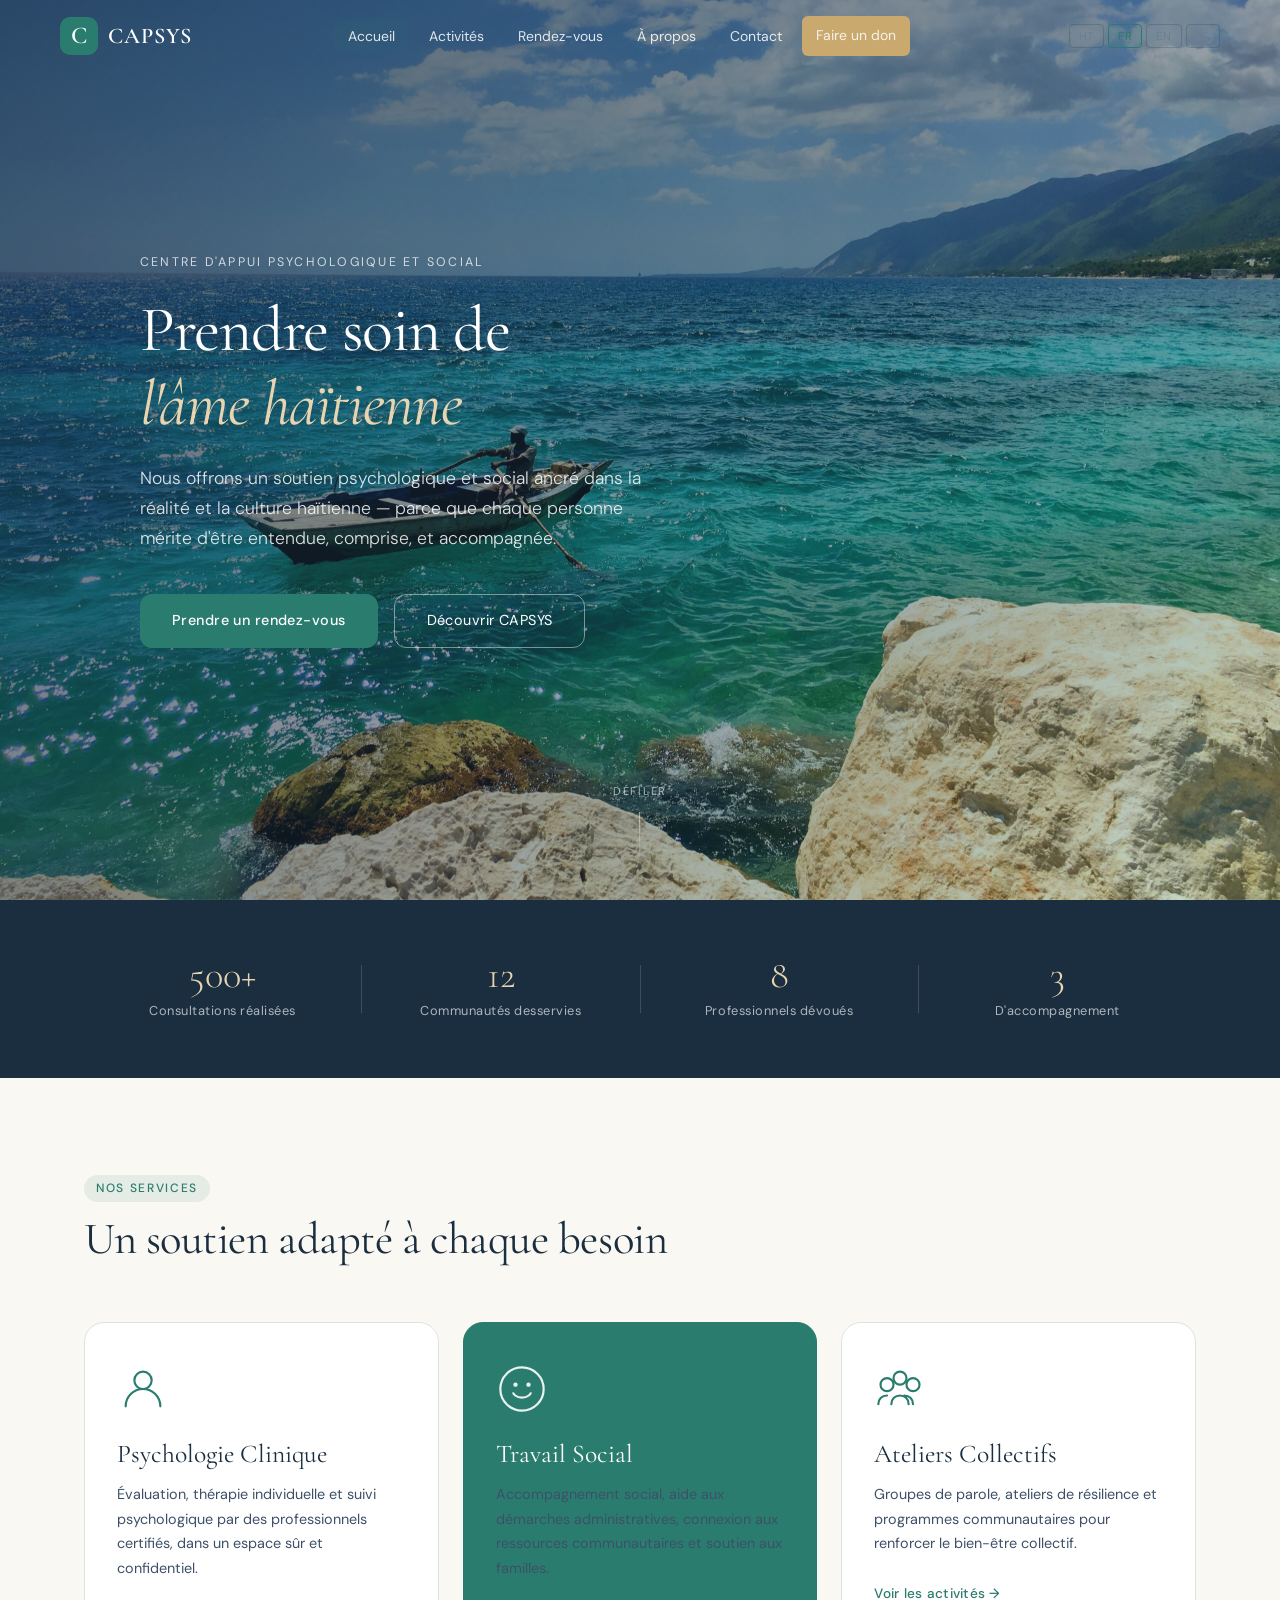
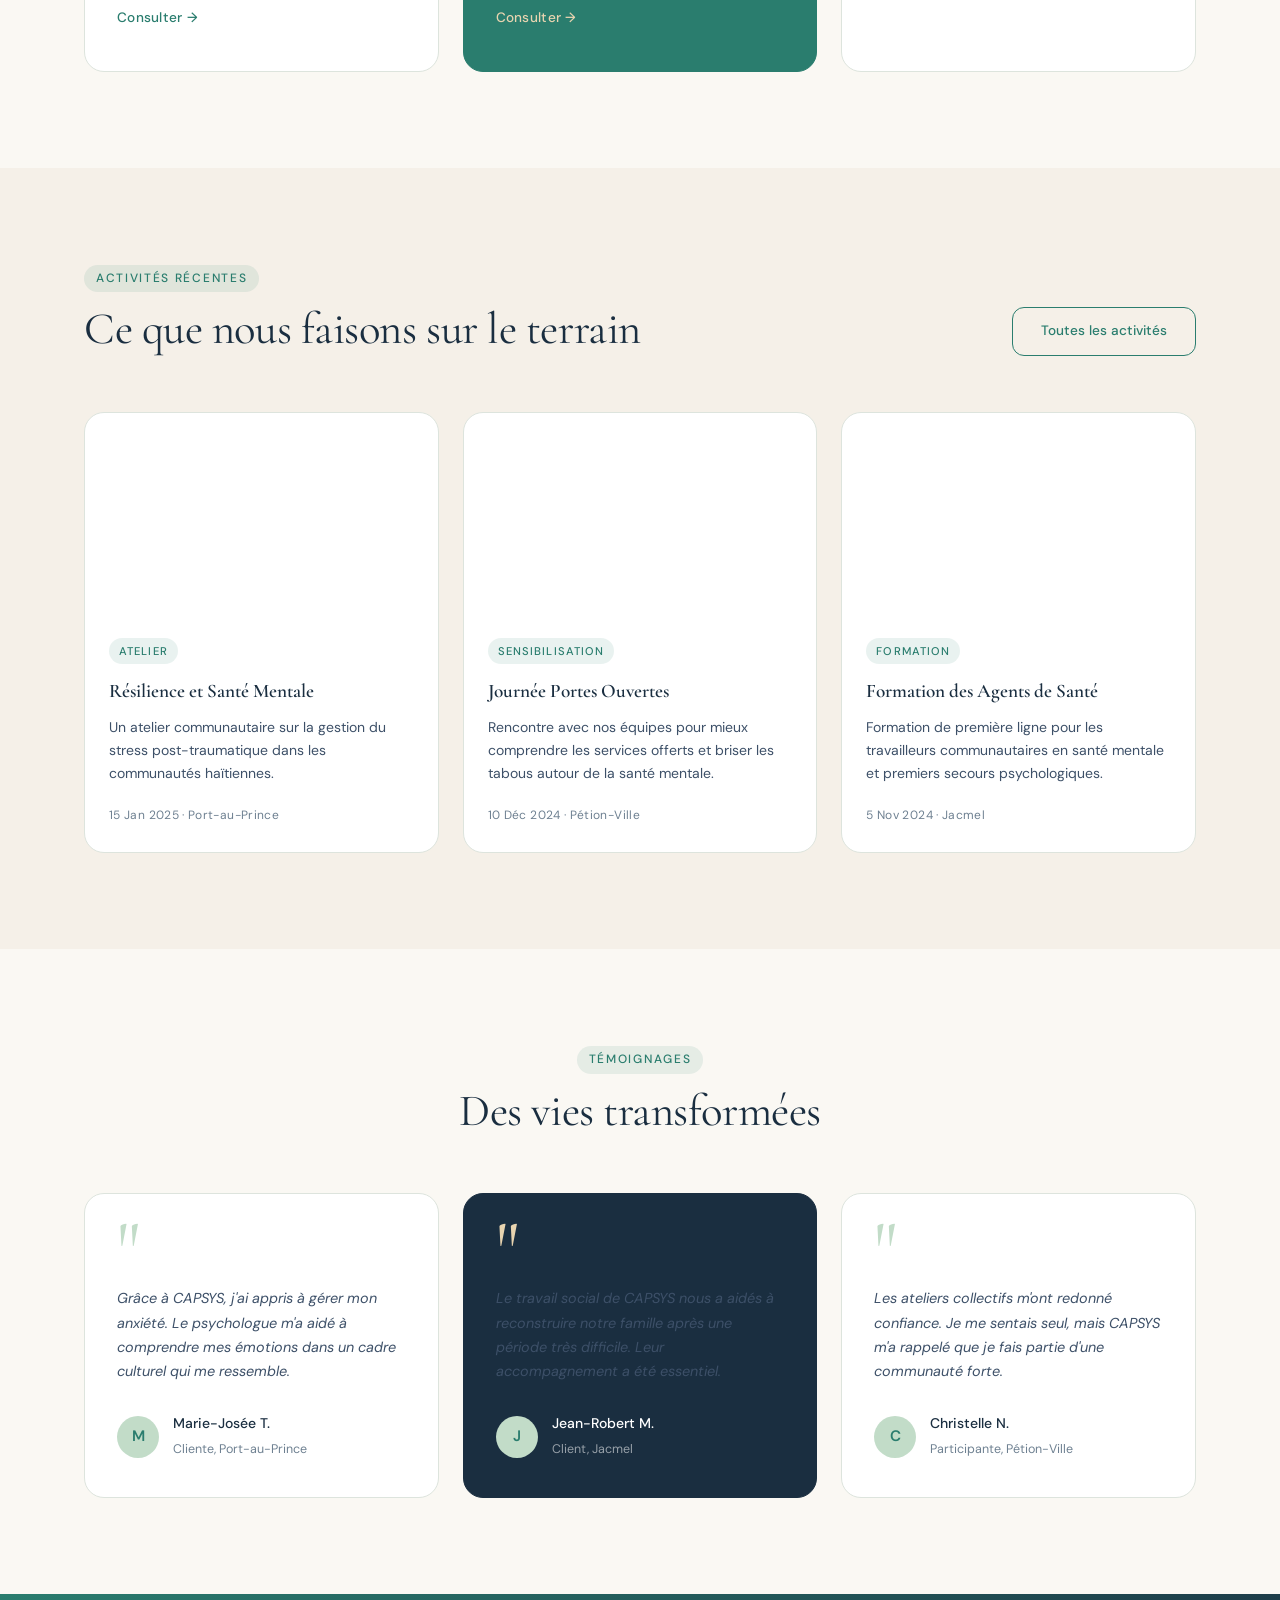
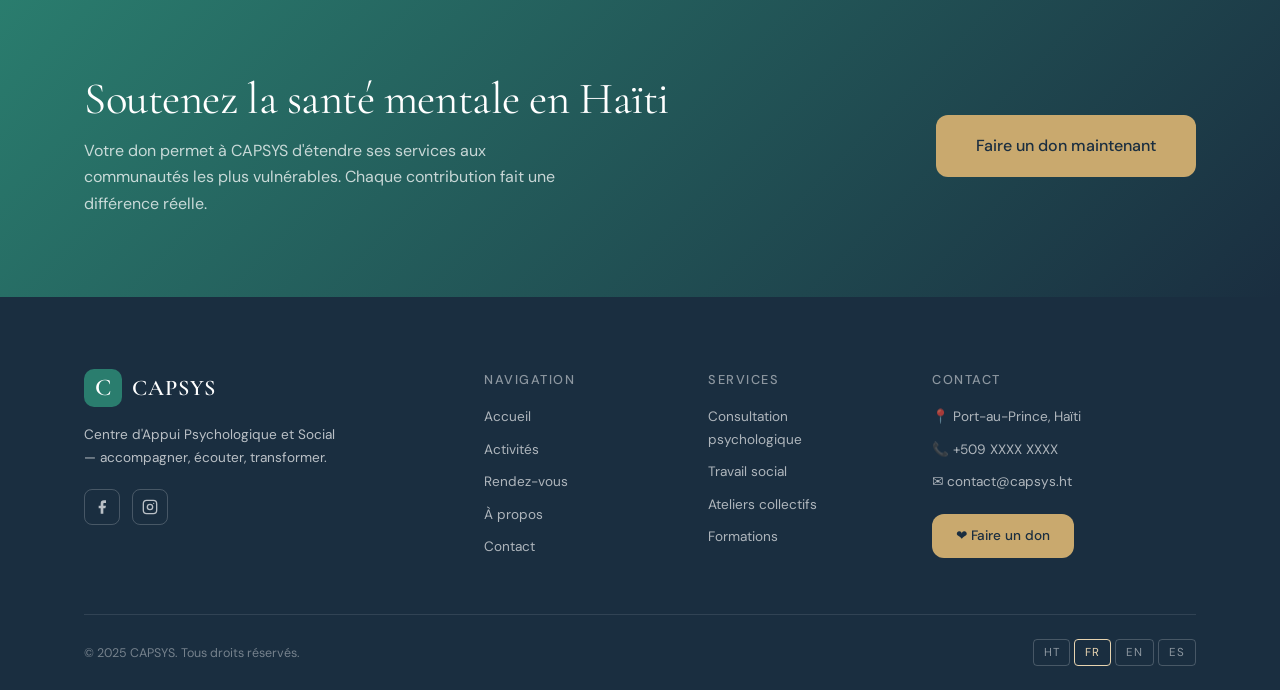
<file: index.html>
<!DOCTYPE html>
<html lang="fr">
<head>
  <meta charset="UTF-8" />
  <meta name="viewport" content="width=device-width, initial-scale=1.0" />
  <title>CAPSYS – Centre d'Appui Psychologique et Social</title>
  <link rel="preconnect" href="https://fonts.googleapis.com" />
  <link rel="preconnect" href="https://fonts.gstatic.com" crossorigin />
  <link href="https://fonts.googleapis.com/css2?family=Cormorant+Garamond:ital,wght@0,300;0,400;0,600;1,300;1,400&family=DM+Sans:wght@300;400;500&display=swap" rel="stylesheet" />
  <link rel="stylesheet" href="style.css" />
</head>
<body data-page="index">

  <!-- NAVBAR -->
  <nav class="navbar" id="navbar">
    <div class="nav-inner">
      <a href="index.html" class="nav-logo">
        <span class="logo-mark">C</span>
        <span class="logo-text">CAPSYS</span>
      </a>
      <button class="nav-toggle" id="navToggle" aria-label="Menu">
        <span></span><span></span><span></span>
      </button>
      <ul class="nav-links" id="navLinks">
        <li><a href="index.html" class="active" data-i18n="shared.nav.home"></a></li>
        <li><a href="activities.html" data-i18n="shared.nav.activities"></a></li>
        <li><a href="appointments.html" data-i18n="shared.nav.appt"></a></li>
        <li><a href="about.html" data-i18n="shared.nav.about"></a></li>
        <li><a href="contact.html" data-i18n="shared.nav.contact"></a></li>
        <li><a href="donate.html" class="btn-donate-nav" data-i18n="shared.nav.donate"></a></li>
      </ul>
      <div class="lang-switcher nav-lang">
        <button class="lang-btn" data-lang="ht">HT</button>
        <button class="lang-btn" data-lang="fr">FR</button>
        <button class="lang-btn" data-lang="en">EN</button>
        <button class="lang-btn" data-lang="es">ES</button>
      </div>
    </div>
  </nav>

  <!-- HERO -->
  <section class="hero">
    <div class="hero-bg"></div>
    <div class="hero-overlay"></div>
    <div class="hero-content">
      <p class="hero-eyebrow" data-i18n="index.hero_eyebrow"></p>
      <h1 class="hero-title">
        <span data-i18n="index.hero_title1"></span><br />
        <em data-i18n="index.hero_title2"></em>
      </h1>
      <p class="hero-sub" data-i18n="index.hero_sub"></p>
      <div class="hero-actions">
        <a href="appointments.html" class="btn-primary" data-i18n="index.btn_appt"></a>
        <a href="about.html" class="btn-ghost" data-i18n="index.btn_about"></a>
      </div>
    </div>
    <div class="hero-scroll-hint">
      <span data-i18n="index.scroll"></span>
      <div class="scroll-line"></div>
    </div>
  </section>

  <!-- STATS BAND -->
  <section class="stats-band">
    <div class="stats-inner">
      <div class="stat-item">
        <strong>500+</strong>
        <span data-i18n="shared.stats.consult"></span>
      </div>
      <div class="stat-divider"></div>
      <div class="stat-item">
        <strong>12</strong>
        <span data-i18n="shared.stats.communities"></span>
      </div>
      <div class="stat-divider"></div>
      <div class="stat-item">
        <strong>8</strong>
        <span data-i18n="shared.stats.pros"></span>
      </div>
      <div class="stat-divider"></div>
      <div class="stat-item">
        <strong>3</strong>
        <span data-i18n="shared.stats.years"></span>
      </div>
    </div>
  </section>

  <!-- SERVICES -->
  <section class="services section-pad">
    <div class="container">
      <div class="section-header">
        <p class="section-tag" data-i18n="index.services_tag"></p>
        <h2 data-i18n="index.services_title"></h2>
      </div>
      <div class="services-grid">
        <div class="service-card">
          <div class="service-icon">
            <svg viewBox="0 0 48 48" fill="none"><circle cx="24" cy="16" r="8" stroke="currentColor" stroke-width="2"/><path d="M8 40c0-8.837 7.163-16 16-16s16 7.163 16 16" stroke="currentColor" stroke-width="2" stroke-linecap="round"/></svg>
          </div>
          <h3 data-i18n="index.s1_title"></h3>
          <p data-i18n="index.s1_desc"></p>
          <a href="appointments.html" class="service-link" data-i18n="index.s_link_consult"></a>
        </div>
        <div class="service-card service-card--accent">
          <div class="service-icon">
            <svg viewBox="0 0 48 48" fill="none"><path d="M24 4C12.954 4 4 12.954 4 24s8.954 20 20 20 20-8.954 20-20S35.046 4 24 4z" stroke="currentColor" stroke-width="2"/><path d="M16 28s2 4 8 4 8-4 8-4" stroke="currentColor" stroke-width="2" stroke-linecap="round"/><circle cx="18" cy="20" r="2" fill="currentColor"/><circle cx="30" cy="20" r="2" fill="currentColor"/></svg>
          </div>
          <h3 data-i18n="index.s2_title"></h3>
          <p data-i18n="index.s2_desc"></p>
          <a href="appointments.html" class="service-link" data-i18n="index.s_link_consult"></a>
        </div>
        <div class="service-card">
          <div class="service-icon">
            <svg viewBox="0 0 48 48" fill="none"><circle cx="12" cy="20" r="6" stroke="currentColor" stroke-width="2"/><circle cx="36" cy="20" r="6" stroke="currentColor" stroke-width="2"/><circle cx="24" cy="14" r="6" stroke="currentColor" stroke-width="2"/><path d="M4 38c0-5 3.6-8 8-8M36 38c0-5-3.6-8-8-8M16 38c0-5 3.6-8 8-8s8 3 8 8" stroke="currentColor" stroke-width="2" stroke-linecap="round"/></svg>
          </div>
          <h3 data-i18n="index.s3_title"></h3>
          <p data-i18n="index.s3_desc"></p>
          <a href="activities.html" class="service-link" data-i18n="index.s_link_act"></a>
        </div>
      </div>
    </div>
  </section>

  <!-- ACTIVITIES PREVIEW -->
  <section class="activities-preview section-pad bg-soft">
    <div class="container">
      <div class="section-header flex-between">
        <div>
          <p class="section-tag" data-i18n="index.act_tag"></p>
          <h2 data-i18n="index.act_title"></h2>
        </div>
        <a href="activities.html" class="btn-outline" data-i18n="index.act_all"></a>
      </div>
      <div class="activities-grid" id="homeActivities"></div>
    </div>
  </section>

  <!-- TESTIMONIALS -->
  <section class="testimonials section-pad">
    <div class="container">
      <div class="section-header center">
        <p class="section-tag" data-i18n="index.testi_tag"></p>
        <h2 data-i18n="index.testi_title"></h2>
      </div>
      <div class="testimonials-grid" id="testiGrid"></div>
    </div>
  </section>

  <!-- CTA DONATE BANNER -->
  <section class="donate-banner">
    <div class="container">
      <div class="donate-banner-inner">
        <div class="donate-banner-text">
          <h2 data-i18n="index.donate_title"></h2>
          <p data-i18n="index.donate_desc"></p>
        </div>
        <a href="donate.html" class="btn-donate-large" data-i18n="index.donate_btn"></a>
      </div>
    </div>
  </section>

  <!-- FOOTER -->
  <footer class="footer">
    <div class="container">
      <div class="footer-grid">
        <div class="footer-brand">
          <div class="footer-logo"><span class="logo-mark">C</span><span class="logo-text">CAPSYS</span></div>
          <p data-i18n="shared.footer.tagline"></p>
          <div class="footer-social">
            <a href="#" aria-label="Facebook"><svg viewBox="0 0 24 24" fill="currentColor"><path d="M18 2h-3a5 5 0 00-5 5v3H7v4h3v8h4v-8h3l1-4h-4V7a1 1 0 011-1h3z"/></svg></a>
            <a href="#" aria-label="Instagram"><svg viewBox="0 0 24 24" fill="none" stroke="currentColor" stroke-width="2"><rect x="2" y="2" width="20" height="20" rx="5" ry="5"/><circle cx="12" cy="12" r="4"/><circle cx="17.5" cy="6.5" r="1" fill="currentColor" stroke="none"/></svg></a>
          </div>
        </div>
        <div class="footer-col">
          <h5 data-i18n="shared.footer.nav_col"></h5>
          <ul>
            <li><a href="index.html" data-i18n="shared.nav.home"></a></li>
            <li><a href="activities.html" data-i18n="shared.nav.activities"></a></li>
            <li><a href="appointments.html" data-i18n="shared.nav.appt"></a></li>
            <li><a href="about.html" data-i18n="shared.nav.about"></a></li>
            <li><a href="contact.html" data-i18n="shared.nav.contact"></a></li>
          </ul>
        </div>
        <div class="footer-col">
          <h5 data-i18n="shared.footer.services"></h5>
          <ul>
            <li><a href="appointments.html" data-i18n="shared.footer.consult"></a></li>
            <li><a href="appointments.html" data-i18n="shared.footer.social"></a></li>
            <li><a href="activities.html" data-i18n="shared.footer.workshops"></a></li>
            <li><a href="activities.html" data-i18n="shared.footer.training"></a></li>
          </ul>
        </div>
        <div class="footer-col">
          <h5 data-i18n="shared.footer.contact"></h5>
          <ul>
            <li>📍 Port-au-Prince, Haïti</li>
            <li>📞 +509 XXXX XXXX</li>
            <li>✉️ contact@capsys.ht</li>
          </ul>
          <a href="donate.html" class="btn-donate-footer" data-i18n="shared.footer.donate_btn"></a>
        </div>
      </div>
      <div class="footer-bottom">
        <p data-i18n="shared.footer.copy"></p>
        <div class="lang-switcher">
          <button class="lang-btn" data-lang="ht">HT</button>
          <button class="lang-btn" data-lang="fr">FR</button>
          <button class="lang-btn" data-lang="en">EN</button>
          <button class="lang-btn" data-lang="es">ES</button>
        </div>
      </div>
    </div>
  </footer>

  <script src="i18n.js"></script>
  <script src="main.js"></script>
  <script>
    // Render home activities (first 3) dynamically
    function renderHomeActivities() {
      const lang = CAPSYS_LANG.current;
      const data = TRANSLATIONS.shared.activities_data;
      const grid = document.getElementById('homeActivities');
      if (!grid) return;
      grid.innerHTML = [1,2,3].map(id => {
        const a = data[id];
        return `<a href="activity-detail.html?id=${id}" class="activity-card">
          <div class="activity-img" style="background-image:url('${a.img}')"></div>
          <div class="activity-body">
            <span class="activity-tag">${a.tag[lang]}</span>
            <h4>${a.title[lang]}</h4>
            <p>${a.desc[lang]}</p>
            <span class="activity-date">${a.date}</span>
          </div>
        </a>`;
      }).join('');
    }

    function renderTestimonials() {
      const lang = CAPSYS_LANG.current;
      const T = TRANSLATIONS.index;
      const grid = document.getElementById('testiGrid');
      if (!grid) return;
      grid.innerHTML = `
        <div class="testimonial-card">
          <div class="testi-quote">"</div>
          <p>${T.t1[lang]}</p>
          <div class="testi-author"><div class="testi-avatar">M</div><div><strong>${T.t1_name}</strong><span>${T.t1_role[lang]}</span></div></div>
        </div>
        <div class="testimonial-card testimonial-card--accent">
          <div class="testi-quote">"</div>
          <p>${T.t2[lang]}</p>
          <div class="testi-author"><div class="testi-avatar">J</div><div><strong>${T.t2_name}</strong><span>${T.t2_role[lang]}</span></div></div>
        </div>
        <div class="testimonial-card">
          <div class="testi-quote">"</div>
          <p>${T.t3[lang]}</p>
          <div class="testi-author"><div class="testi-avatar">C</div><div><strong>${T.t3_name}</strong><span>${T.t3_role[lang]}</span></div></div>
        </div>`;
    }

    // Hook into language changes
    const origApplyAll = CAPSYS_LANG.applyAll.bind(CAPSYS_LANG);
    CAPSYS_LANG.applyAll = function() {
      origApplyAll();
      renderHomeActivities();
      renderTestimonials();
    };

    renderHomeActivities();
    renderTestimonials();
  </script>
</body>
</html>
</file>
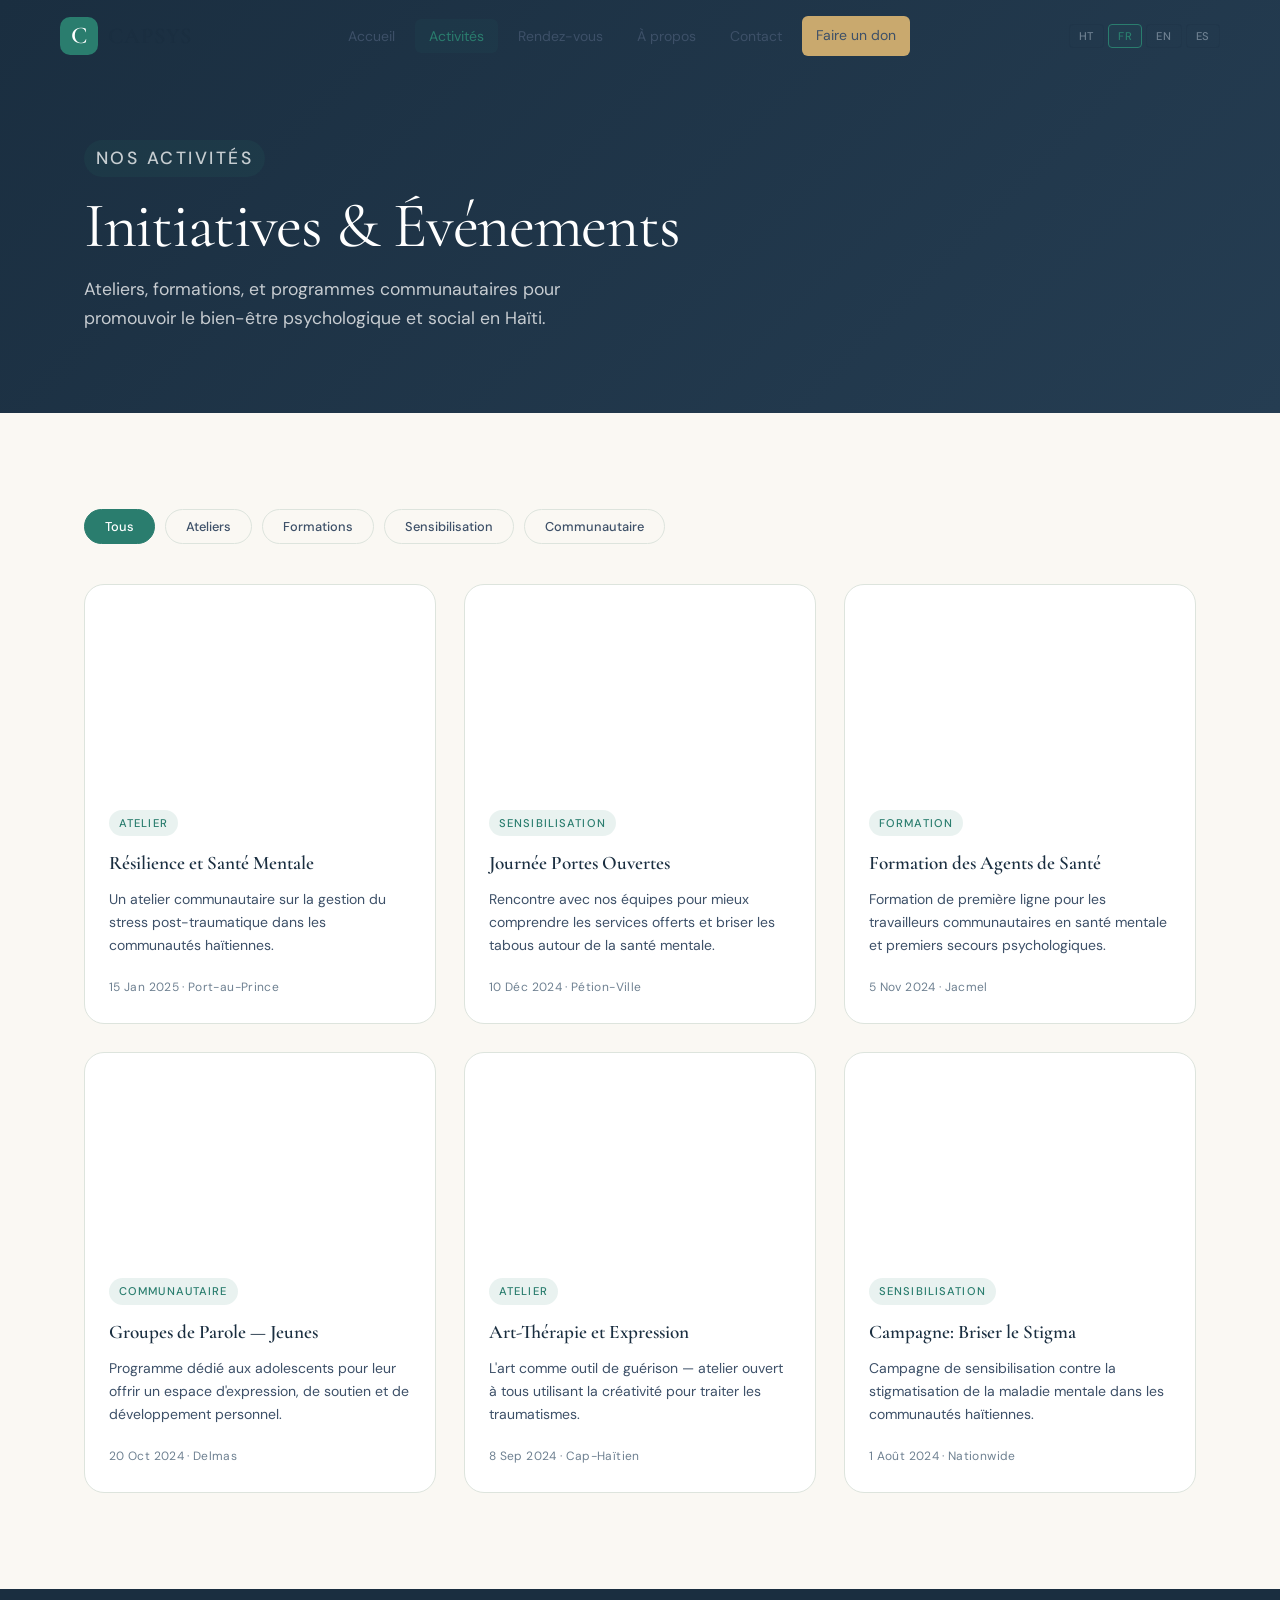
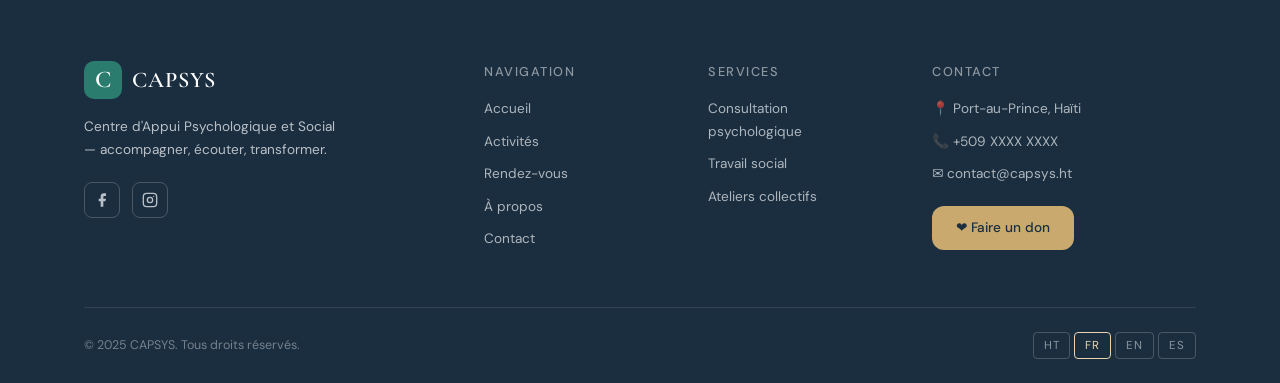
<file: activities.html>
<!DOCTYPE html>
<html lang="fr">
<head>
  <meta charset="UTF-8" />
  <meta name="viewport" content="width=device-width, initial-scale=1.0" />
  <title>Activités – CAPSYS</title>
  <link rel="preconnect" href="https://fonts.googleapis.com" />
  <link rel="preconnect" href="https://fonts.gstatic.com" crossorigin />
  <link href="https://fonts.googleapis.com/css2?family=Cormorant+Garamond:ital,wght@0,300;0,400;0,600;1,300;1,400&family=DM+Sans:wght@300;400;500&display=swap" rel="stylesheet" />
  <link rel="stylesheet" href="style.css" />
</head>
<body data-page="activities">
  <nav class="navbar scrolled" id="navbar">
    <div class="nav-inner">
      <a href="index.html" class="nav-logo"><span class="logo-mark">C</span><span class="logo-text">CAPSYS</span></a>
      <button class="nav-toggle" id="navToggle"><span></span><span></span><span></span></button>
      <ul class="nav-links" id="navLinks">
        <li><a href="index.html" data-i18n="shared.nav.home"></a></li>
        <li><a href="activities.html" class="active" data-i18n="shared.nav.activities"></a></li>
        <li><a href="appointments.html" data-i18n="shared.nav.appt"></a></li>
        <li><a href="about.html" data-i18n="shared.nav.about"></a></li>
        <li><a href="contact.html" data-i18n="shared.nav.contact"></a></li>
        <li><a href="donate.html" class="btn-donate-nav" data-i18n="shared.nav.donate"></a></li>
      </ul>
      <div class="lang-switcher nav-lang">
        <button class="lang-btn" data-lang="ht">HT</button>
        <button class="lang-btn" data-lang="fr">FR</button>
        <button class="lang-btn" data-lang="en">EN</button>
        <button class="lang-btn" data-lang="es">ES</button>
      </div>
    </div>
  </nav>

  <header class="page-header">
    <div class="container">
      <p class="section-tag" data-i18n="activities.header_tag"></p>
      <h1 data-i18n="activities.header_h1"></h1>
      <p data-i18n="activities.header_sub"></p>
    </div>
  </header>

  <section class="section-pad">
    <div class="container">
      <div class="filter-bar" id="filterBar">
        <button class="filter-btn active" data-filter="all" data-i18n="activities.filter_all"></button>
        <button class="filter-btn" data-filter="workshop" data-i18n="activities.filter_w"></button>
        <button class="filter-btn" data-filter="training" data-i18n="activities.filter_t"></button>
        <button class="filter-btn" data-filter="awareness" data-i18n="activities.filter_a"></button>
        <button class="filter-btn" data-filter="community" data-i18n="activities.filter_c"></button>
      </div>
      <div class="activities-full-grid" id="actGrid"></div>
    </div>
  </section>

  <footer class="footer">
    <div class="container">
      <div class="footer-grid">
        <div class="footer-brand"><div class="footer-logo"><span class="logo-mark">C</span><span class="logo-text">CAPSYS</span></div><p data-i18n="shared.footer.tagline"></p><div class="footer-social"><a href="#"><svg viewBox="0 0 24 24" fill="currentColor"><path d="M18 2h-3a5 5 0 00-5 5v3H7v4h3v8h4v-8h3l1-4h-4V7a1 1 0 011-1h3z"/></svg></a><a href="#"><svg viewBox="0 0 24 24" fill="none" stroke="currentColor" stroke-width="2"><rect x="2" y="2" width="20" height="20" rx="5" ry="5"/><circle cx="12" cy="12" r="4"/><circle cx="17.5" cy="6.5" r="1" fill="currentColor" stroke="none"/></svg></a></div></div>
        <div class="footer-col"><h5 data-i18n="shared.footer.nav_col"></h5><ul><li><a href="index.html" data-i18n="shared.nav.home"></a></li><li><a href="activities.html" data-i18n="shared.nav.activities"></a></li><li><a href="appointments.html" data-i18n="shared.nav.appt"></a></li><li><a href="about.html" data-i18n="shared.nav.about"></a></li><li><a href="contact.html" data-i18n="shared.nav.contact"></a></li></ul></div>
        <div class="footer-col"><h5 data-i18n="shared.footer.services"></h5><ul><li><a href="appointments.html" data-i18n="shared.footer.consult"></a></li><li><a href="appointments.html" data-i18n="shared.footer.social"></a></li><li><a href="activities.html" data-i18n="shared.footer.workshops"></a></li></ul></div>
        <div class="footer-col"><h5 data-i18n="shared.footer.contact"></h5><ul><li>📍 Port-au-Prince, Haïti</li><li>📞 +509 XXXX XXXX</li><li>✉️ contact@capsys.ht</li></ul><a href="donate.html" class="btn-donate-footer" data-i18n="shared.footer.donate_btn"></a></div>
      </div>
      <div class="footer-bottom"><p data-i18n="shared.footer.copy"></p><div class="lang-switcher"><button class="lang-btn" data-lang="ht">HT</button><button class="lang-btn" data-lang="fr">FR</button><button class="lang-btn" data-lang="en">EN</button><button class="lang-btn" data-lang="es">ES</button></div></div>
    </div>
  </footer>

  <script src="i18n.js"></script>
  <script>
    // filter categories per activity ID
    const CATS = {1:'workshop',2:'awareness',3:'training',4:'community',5:'workshop',6:'awareness'};
    let activeFilter = 'all';

    function renderGrid() {
      const lang = CAPSYS_LANG.current;
      const data = TRANSLATIONS.shared.activities_data;
      const grid = document.getElementById('actGrid');
      grid.innerHTML = Object.keys(data).map(id => {
        const a = data[id];
        const cat = CATS[id];
        const hidden = activeFilter !== 'all' && activeFilter !== cat ? 'style="display:none"' : '';
        return `<a href="activity-detail.html?id=${id}" class="activity-card" data-cat="${cat}" ${hidden}>
          <div class="activity-img" style="background-image:url('${a.img}')"></div>
          <div class="activity-body">
            <span class="activity-tag">${a.tag[lang]}</span>
            <h4>${a.title[lang]}</h4>
            <p>${a.desc[lang]}</p>
            <span class="activity-date">${a.date}</span>
          </div>
        </a>`;
      }).join('');

      // filter buttons
      document.querySelectorAll('.filter-btn').forEach(btn => {
        btn.addEventListener('click', () => {
          activeFilter = btn.dataset.filter;
          document.querySelectorAll('.filter-btn').forEach(b => b.classList.remove('active'));
          btn.classList.add('active');
          document.querySelectorAll('.activity-card').forEach(card => {
            card.style.display = (activeFilter === 'all' || card.dataset.cat === activeFilter) ? '' : 'none';
          });
        });
      });
    }

    const origApply = CAPSYS_LANG.applyAll.bind(CAPSYS_LANG);
    CAPSYS_LANG.applyAll = function() { origApply(); renderGrid(); };
  </script>
  <script src="main.js"></script>
  <script>renderGrid();</script>
</body>
</html>
</file>
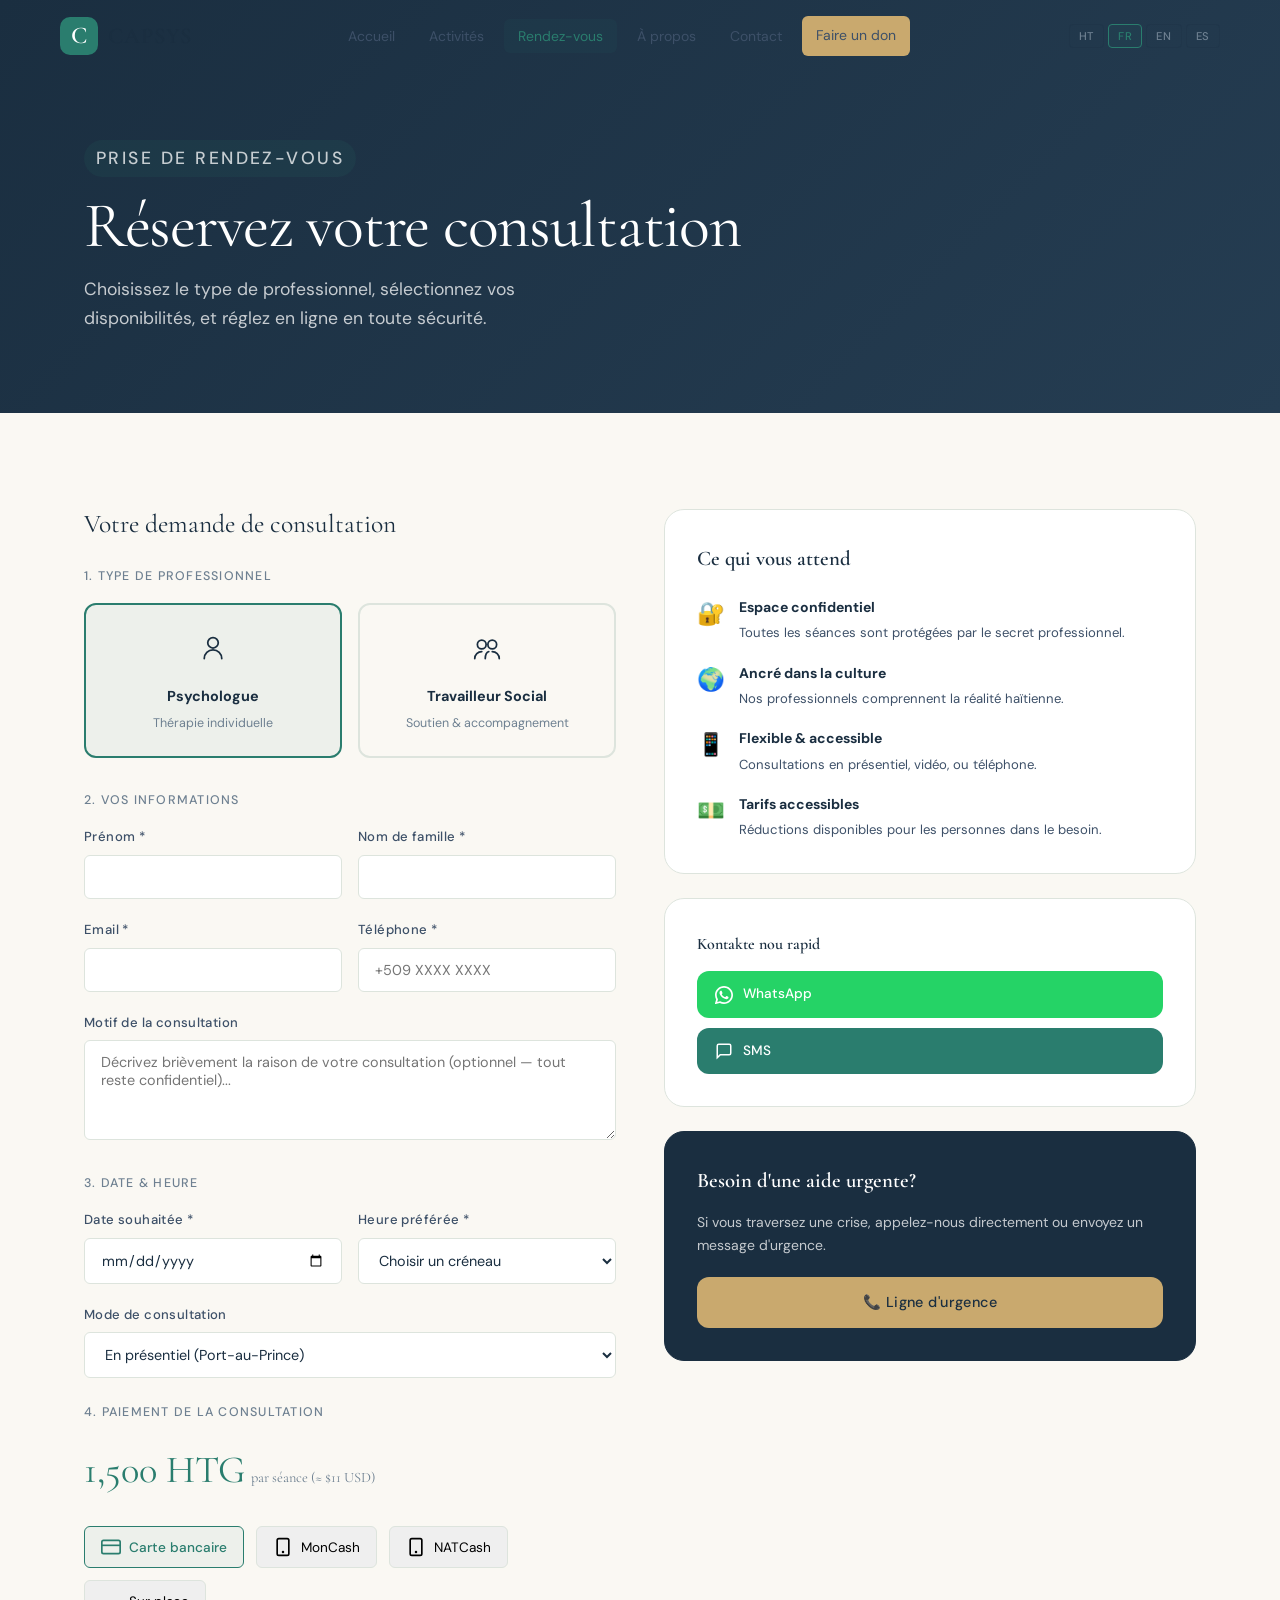
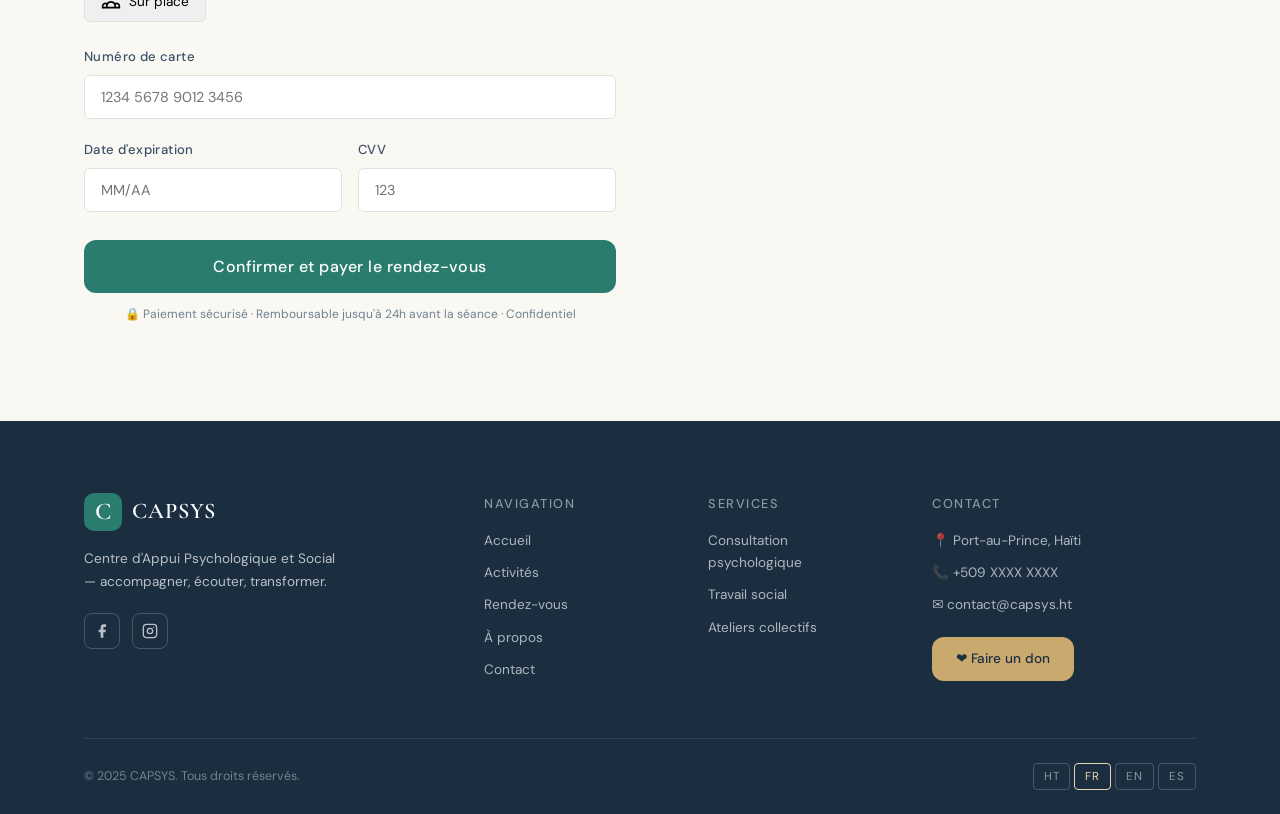
<file: appointments.html>
<!DOCTYPE html>
<html lang="fr">
<head>
  <meta charset="UTF-8" />
  <meta name="viewport" content="width=device-width, initial-scale=1.0" />
  <title>Rendez-vous – CAPSYS</title>
  <link rel="preconnect" href="https://fonts.googleapis.com" />
  <link rel="preconnect" href="https://fonts.gstatic.com" crossorigin />
  <link href="https://fonts.googleapis.com/css2?family=Cormorant+Garamond:ital,wght@0,300;0,400;0,600;1,300;1,400&family=DM+Sans:wght@300;400;500&display=swap" rel="stylesheet" />
  <link rel="stylesheet" href="style.css" />
</head>
<body data-page="appt">
  <nav class="navbar scrolled" id="navbar">
    <div class="nav-inner">
      <a href="index.html" class="nav-logo"><span class="logo-mark">C</span><span class="logo-text">CAPSYS</span></a>
      <button class="nav-toggle" id="navToggle"><span></span><span></span><span></span></button>
      <ul class="nav-links" id="navLinks">
        <li><a href="index.html" data-i18n="shared.nav.home"></a></li>
        <li><a href="activities.html" data-i18n="shared.nav.activities"></a></li>
        <li><a href="appointments.html" class="active" data-i18n="shared.nav.appt"></a></li>
        <li><a href="about.html" data-i18n="shared.nav.about"></a></li>
        <li><a href="contact.html" data-i18n="shared.nav.contact"></a></li>
        <li><a href="donate.html" class="btn-donate-nav" data-i18n="shared.nav.donate"></a></li>
      </ul>
      <div class="lang-switcher nav-lang">
        <button class="lang-btn" data-lang="ht">HT</button>
        <button class="lang-btn" data-lang="fr">FR</button>
        <button class="lang-btn" data-lang="en">EN</button>
        <button class="lang-btn" data-lang="es">ES</button>
      </div>
    </div>
  </nav>

  <header class="page-header">
    <div class="container">
      <p class="section-tag" data-i18n="appt.header_tag"></p>
      <h1 data-i18n="appt.header_h1"></h1>
      <p data-i18n="appt.header_sub"></p>
    </div>
  </header>

  <section class="section-pad">
    <div class="container">
      <div class="appt-grid">
        <div>
          <h3 style="margin-bottom:28px" data-i18n="appt.form_h3"></h3>

          <!-- SUCCESS MESSAGE -->
          <div id="apptSuccess" style="display:none;background:#e8f5e9;border:1px solid #a5d6a7;border-radius:var(--radius-lg);padding:40px;text-align:center">
            <div style="font-size:3rem;margin-bottom:16px">🗓️✅</div>
            <strong style="display:block;color:#2e7d32;font-size:1.2rem;font-family:var(--font-disp);margin-bottom:10px">Randevou ou a konfime!</strong>
            <p style="color:#388e3c;font-size:.9rem;margin-bottom:20px">Nou pral voye yon konfimasyon nan email ou. Mèsi pou fè konfyans nan CAPSYS!</p>
            <button onclick="location.reload()" class="btn-primary" style="margin:0 auto">Pran yon lòt randevou</button>
          </div>

          <div id="apptFormWrap">
            <div style="margin-bottom:32px">
              <p style="font-size:.78rem;font-weight:500;letter-spacing:.1em;text-transform:uppercase;color:var(--text-lt);margin-bottom:16px" data-i18n="appt.step1"></p>
              <div class="type-selector">
                <div class="type-card selected" data-type="psychologue">
                  <div class="type-icon">
                    <svg viewBox="0 0 32 32" fill="none" width="28" height="28"><circle cx="16" cy="10" r="6" stroke="currentColor" stroke-width="2"/><path d="M6 28c0-5.523 4.477-10 10-10s10 4.477 10 10" stroke="currentColor" stroke-width="2" stroke-linecap="round"/></svg>
                  </div>
                  <strong data-i18n="appt.t_psy_h"></strong>
                  <span data-i18n="appt.t_psy_s"></span>
                </div>
                <div class="type-card" data-type="social">
                  <div class="type-icon">
                    <svg viewBox="0 0 32 32" fill="none" width="28" height="28"><circle cx="10" cy="12" r="5" stroke="currentColor" stroke-width="2"/><circle cx="22" cy="12" r="5" stroke="currentColor" stroke-width="2"/><path d="M2 28c0-4.418 3.582-8 8-8M22 20c4.418 0 8 3.582 8 8M14 28c0-4.418 1.79-8 4-8" stroke="currentColor" stroke-width="2" stroke-linecap="round"/></svg>
                  </div>
                  <strong data-i18n="appt.t_soc_h"></strong>
                  <span data-i18n="appt.t_soc_s"></span>
                </div>
              </div>
            </div>

            <!-- Formspree form -->
            <form id="apptForm"
                  action="https://formspree.io/f/mreoboke"
                  method="POST">

              <input type="hidden" name="_subject" value="🗓️ Nouvo Randevou CAPSYS" />
              <input type="hidden" name="type_service" id="hiddenType" value="Psychologue" />

              <p style="font-size:.78rem;font-weight:500;letter-spacing:.1em;text-transform:uppercase;color:var(--text-lt);margin-bottom:16px" data-i18n="appt.step2"></p>
              <div class="form-row">
                <div class="form-group"><label data-i18n="appt.l_fname"></label><input type="text" name="prenom" required /></div>
                <div class="form-group"><label data-i18n="appt.l_lname"></label><input type="text" name="nom" required /></div>
              </div>
              <div class="form-row">
                <div class="form-group"><label data-i18n="appt.l_email"></label><input type="email" name="email" required /></div>
                <div class="form-group"><label data-i18n="appt.l_phone"></label><input type="tel" name="telephone" placeholder="+509 XXXX XXXX" required /></div>
              </div>
              <div class="form-group">
                <label data-i18n="appt.l_reason"></label>
                <textarea name="raison" data-i18n="appt.p_reason"></textarea>
              </div>

              <p style="font-size:.78rem;font-weight:500;letter-spacing:.1em;text-transform:uppercase;color:var(--text-lt);margin:24px 0 16px" data-i18n="appt.step3"></p>
              <div class="form-row">
                <div class="form-group">
                  <label data-i18n="appt.l_date"></label>
                  <input type="date" id="apptDate" name="date" required />
                </div>
                <div class="form-group">
                  <label data-i18n="appt.l_time"></label>
                  <select name="heure" required>
                    <option data-i18n="appt.p_time"></option>
                    <option>08h00 – 09h00</option>
                    <option>09h00 – 10h00</option>
                    <option>10h00 – 11h00</option>
                    <option>11h00 – 12h00</option>
                    <option>14h00 – 15h00</option>
                    <option>15h00 – 16h00</option>
                    <option>16h00 – 17h00</option>
                  </select>
                </div>
              </div>
              <div class="form-group">
                <label data-i18n="appt.l_mode"></label>
                <select name="mode">
                  <option data-i18n="appt.m1"></option>
                  <option data-i18n="appt.m2"></option>
                  <option data-i18n="appt.m3"></option>
                </select>
              </div>

              <p style="font-size:.78rem;font-weight:500;letter-spacing:.1em;text-transform:uppercase;color:var(--text-lt);margin:24px 0 16px" data-i18n="appt.step4"></p>
              <div class="price-tag">
                <span>1,500 HTG</span>
                <span data-i18n="appt.per_session"></span>
              </div>
              <div class="payment-methods">
                <button type="button" class="pay-method selected" data-pay="Carte bancaire">
                  <svg viewBox="0 0 24 24" fill="none" stroke="currentColor" stroke-width="2"><rect x="1" y="4" width="22" height="16" rx="2"/><line x1="1" y1="10" x2="23" y2="10"/></svg>
                  <span>Carte bancaire</span>
                </button>
                <button type="button" class="pay-method" data-pay="MonCash">
                  <svg viewBox="0 0 24 24" fill="none" stroke="currentColor" stroke-width="2"><rect x="5" y="2" width="14" height="20" rx="2"/><line x1="12" y1="18" x2="12" y2="18" stroke-linecap="round" stroke-width="3"/></svg>
                  <span>MonCash</span>
                </button>
                <button type="button" class="pay-method" data-pay="NATCash">
                  <svg viewBox="0 0 24 24" fill="none" stroke="currentColor" stroke-width="2"><rect x="5" y="2" width="14" height="20" rx="2"/><line x1="12" y1="18" x2="12" y2="18" stroke-linecap="round" stroke-width="3"/></svg>
                  <span>NATCash</span>
                </button>
                <button type="button" class="pay-method" data-pay="Sur place">
                  <svg viewBox="0 0 24 24" fill="none" stroke="currentColor" stroke-width="2"><path d="M17 20h5v-2a3 3 0 00-5.356-1.857M17 20H7m10 0v-2c0-.656-.126-1.283-.356-1.857M7 20H2v-2a3 3 0 015.356-1.857M7 20v-2c0-.656.126-1.283.356-1.857m0 0a5.002 5.002 0 019.288 0"/></svg>
                  <span data-i18n-surplace></span>
                </button>
              </div>
              <input type="hidden" name="paiement" id="hiddenPay" value="Carte bancaire" />

              <div id="cardFields">
                <div class="form-group"><label>Numéro de carte</label><input type="text" name="carte_num" placeholder="1234 5678 9012 3456" maxlength="19" data-card-num /></div>
                <div class="form-row">
                  <div class="form-group"><label>Date d'expiration</label><input type="text" name="carte_exp" placeholder="MM/AA" maxlength="5" data-card-exp /></div>
                  <div class="form-group"><label>CVV</label><input type="text" name="carte_cvv" placeholder="123" maxlength="4" /></div>
                </div>
              </div>

              <button type="submit" id="apptBtn" class="btn-primary" style="width:100%;justify-content:center;padding:16px;font-size:1rem;margin-top:8px" data-i18n="appt.btn_submit"></button>
              <p style="font-size:.75rem;color:var(--text-lt);text-align:center;margin-top:12px" data-i18n="appt.secure_note"></p>
            </form>
          </div><!-- /apptFormWrap -->
        </div>

        <!-- SIDEBAR -->
        <div>
          <div class="detail-sidebar" style="margin-bottom:24px">
            <h4 style="margin-bottom:20px" data-i18n="appt.sidebar_h"></h4>
            <div style="display:flex;flex-direction:column;gap:18px">
              <div style="display:flex;gap:14px"><span style="font-size:1.4rem">🔐</span><div><strong style="display:block;font-size:.875rem;margin-bottom:3px" data-i18n="appt.feat1_h"></strong><p style="font-size:.82rem;color:var(--text-md)" data-i18n="appt.feat1_p"></p></div></div>
              <div style="display:flex;gap:14px"><span style="font-size:1.4rem">🌍</span><div><strong style="display:block;font-size:.875rem;margin-bottom:3px" data-i18n="appt.feat2_h"></strong><p style="font-size:.82rem;color:var(--text-md)" data-i18n="appt.feat2_p"></p></div></div>
              <div style="display:flex;gap:14px"><span style="font-size:1.4rem">📱</span><div><strong style="display:block;font-size:.875rem;margin-bottom:3px" data-i18n="appt.feat3_h"></strong><p style="font-size:.82rem;color:var(--text-md)" data-i18n="appt.feat3_p"></p></div></div>
              <div style="display:flex;gap:14px"><span style="font-size:1.4rem">💵</span><div><strong style="display:block;font-size:.875rem;margin-bottom:3px" data-i18n="appt.feat4_h"></strong><p style="font-size:.82rem;color:var(--text-md)" data-i18n="appt.feat4_p"></p></div></div>
            </div>
          </div>

          <!-- Kontakte rapid -->
          <div class="detail-sidebar" style="margin-bottom:24px">
            <h4 style="margin-bottom:14px;font-size:1rem">Kontakte nou rapid</h4>
            <div style="display:flex;flex-direction:column;gap:10px">
              <a href="https://wa.me/15612613988?text=Bonjour%20CAPSYS%2C%20je%20souhaite%20prendre%20un%20rendez-vous."
                 target="_blank"
                 style="display:flex;align-items:center;gap:10px;background:#25D366;color:#fff;padding:12px 18px;border-radius:var(--radius-md);font-size:.85rem;font-weight:500;text-decoration:none">
                <svg viewBox="0 0 24 24" width="18" height="18" fill="currentColor"><path d="M17.472 14.382c-.297-.149-1.758-.867-2.03-.967-.273-.099-.471-.148-.67.15-.197.297-.767.966-.94 1.164-.173.199-.347.223-.644.075-.297-.15-1.255-.463-2.39-1.475-.883-.788-1.48-1.761-1.653-2.059-.173-.297-.018-.458.13-.606.134-.133.298-.347.446-.52.149-.174.198-.298.298-.497.099-.198.05-.371-.025-.52-.075-.149-.669-1.612-.916-2.207-.242-.579-.487-.5-.669-.51-.173-.008-.371-.01-.57-.01-.198 0-.52.074-.792.372-.272.297-1.04 1.016-1.04 2.479 0 1.462 1.065 2.875 1.213 3.074.149.198 2.096 3.2 5.077 4.487.709.306 1.262.489 1.694.625.712.227 1.36.195 1.871.118.571-.085 1.758-.719 2.006-1.413.248-.694.248-1.289.173-1.413-.074-.124-.272-.198-.57-.347z"/><path d="M12 0C5.373 0 0 5.373 0 12c0 2.124.554 4.118 1.528 5.845L.057 23.07a.75.75 0 00.916.918l5.347-1.488A11.943 11.943 0 0012 24c6.627 0 12-5.373 12-12S18.627 0 12 0zm0 21.75a9.714 9.714 0 01-4.964-1.364l-.355-.212-3.686 1.026 1.003-3.592-.232-.369A9.713 9.713 0 012.25 12C2.25 6.615 6.615 2.25 12 2.25S21.75 6.615 21.75 12 17.385 21.75 12 21.75z"/></svg>
                WhatsApp
              </a>
              <a href="sms:+15612613988?body=Bonjour%20CAPSYS%2C%20je%20souhaite%20prendre%20un%20rendez-vous."
                 style="display:flex;align-items:center;gap:10px;background:var(--teal);color:#fff;padding:12px 18px;border-radius:var(--radius-md);font-size:.85rem;font-weight:500;text-decoration:none">
                <svg viewBox="0 0 24 24" width="18" height="18" fill="none" stroke="currentColor" stroke-width="2"><path d="M21 15a2 2 0 01-2 2H7l-4 4V5a2 2 0 012-2h14a2 2 0 012 2z"/></svg>
                SMS
              </a>
            </div>
          </div>

          <div class="detail-sidebar" style="background:var(--navy);border-color:var(--navy);color:#fff">
            <h4 style="color:#fff;margin-bottom:12px" data-i18n="appt.urgent_h"></h4>
            <p style="font-size:.875rem;color:rgba(255,255,255,.75);margin-bottom:20px" data-i18n="appt.urgent_p"></p>
            <a href="tel:+15612613988" class="btn-primary" style="display:flex;justify-content:center;background:var(--gold);color:var(--navy)" data-i18n="appt.urgent_btn"></a>
          </div>
        </div>
      </div>
    </div>
  </section>

  <footer class="footer">
    <div class="container">
      <div class="footer-grid">
        <div class="footer-brand"><div class="footer-logo"><span class="logo-mark">C</span><span class="logo-text">CAPSYS</span></div><p data-i18n="shared.footer.tagline"></p><div class="footer-social"><a href="#"><svg viewBox="0 0 24 24" fill="currentColor"><path d="M18 2h-3a5 5 0 00-5 5v3H7v4h3v8h4v-8h3l1-4h-4V7a1 1 0 011-1h3z"/></svg></a><a href="#"><svg viewBox="0 0 24 24" fill="none" stroke="currentColor" stroke-width="2"><rect x="2" y="2" width="20" height="20" rx="5" ry="5"/><circle cx="12" cy="12" r="4"/><circle cx="17.5" cy="6.5" r="1" fill="currentColor" stroke="none"/></svg></a></div></div>
        <div class="footer-col"><h5 data-i18n="shared.footer.nav_col"></h5><ul><li><a href="index.html" data-i18n="shared.nav.home"></a></li><li><a href="activities.html" data-i18n="shared.nav.activities"></a></li><li><a href="appointments.html" data-i18n="shared.nav.appt"></a></li><li><a href="about.html" data-i18n="shared.nav.about"></a></li><li><a href="contact.html" data-i18n="shared.nav.contact"></a></li></ul></div>
        <div class="footer-col"><h5 data-i18n="shared.footer.services"></h5><ul><li><a href="appointments.html" data-i18n="shared.footer.consult"></a></li><li><a href="appointments.html" data-i18n="shared.footer.social"></a></li><li><a href="activities.html" data-i18n="shared.footer.workshops"></a></li></ul></div>
        <div class="footer-col"><h5 data-i18n="shared.footer.contact"></h5><ul><li>📍 Port-au-Prince, Haïti</li><li>📞 +509 XXXX XXXX</li><li>✉️ contact@capsys.ht</li></ul><a href="donate.html" class="btn-donate-footer" data-i18n="shared.footer.donate_btn"></a></div>
      </div>
      <div class="footer-bottom"><p data-i18n="shared.footer.copy"></p><div class="lang-switcher"><button class="lang-btn" data-lang="ht">HT</button><button class="lang-btn" data-lang="fr">FR</button><button class="lang-btn" data-lang="en">EN</button><button class="lang-btn" data-lang="es">ES</button></div></div>
    </div>
  </footer>

  <script src="i18n.js"></script>
  <script>
    // "Sur place" label by lang
    const surplace = { fr:"Sur place", ht:"Sou plas", en:"On site", es:"En persona" };
    const origApply = CAPSYS_LANG.applyAll.bind(CAPSYS_LANG);
    CAPSYS_LANG.applyAll = function() {
      origApply();
      const el = document.querySelector('[data-i18n-surplace]');
      if (el) el.textContent = surplace[CAPSYS_LANG.current] || surplace.fr;
    };
  </script>
  <script src="main.js"></script>
  <script>
    // Date min
    const dateInput = document.getElementById('apptDate');
    if (dateInput) dateInput.setAttribute('min', new Date().toISOString().split('T')[0]);

    // Sur place label
    const spEl = document.querySelector('[data-i18n-surplace]');
    if (spEl) { const sp = {fr:"Sur place",ht:"Sou plas",en:"On site",es:"En persona"}; spEl.textContent = sp[CAPSYS_LANG.current] || sp.fr; }

    // Type card → hidden field
    document.querySelectorAll('.type-card').forEach(card => {
      card.addEventListener('click', () => {
        document.getElementById('hiddenType').value =
          card.dataset.type === 'psychologue' ? 'Psychologue' : 'Travailleur Social';
      });
    });

    // Payment → hidden field
    document.querySelectorAll('.pay-method').forEach(btn => {
      btn.addEventListener('click', () => {
        document.getElementById('hiddenPay').value = btn.dataset.pay || btn.querySelector('span')?.textContent.trim() || '';
      });
    });

    // ── Formspree AJAX submit ──
    const apptForm = document.getElementById('apptForm');
    if (apptForm) {
      apptForm.addEventListener('submit', async function(e) {
        e.preventDefault();
        const btn = document.getElementById('apptBtn');
        btn.textContent = '⏳ Ap voye...';
        btn.disabled = true;

        // Capture values before reset
        const prenom   = apptForm.querySelector('[name=prenom]')?.value || '';
        const nom      = apptForm.querySelector('[name=nom]')?.value || '';
        const tel      = apptForm.querySelector('[name=telephone]')?.value || 'N/A';
        const date     = apptForm.querySelector('[name=date]')?.value || 'N/A';
        const heure    = apptForm.querySelector('[name=heure]')?.value || 'N/A';
        const type     = document.getElementById('hiddenType')?.value || 'N/A';
        const mode     = apptForm.querySelector('[name=mode]')?.value || 'N/A';

        try {
          const res = await fetch(apptForm.action, {
            method: 'POST',
            body: new FormData(apptForm),
            headers: { 'Accept': 'application/json' }
          });

          if (res.ok) {
            // Kache fòm, montre siksè
            document.getElementById('apptFormWrap').style.display = 'none';
            document.getElementById('apptSuccess').style.display = 'block';
            window.scrollTo(0, 0);

            // WhatsApp notifikasyon — ouvri otomatikman pou admin voye konfirmasyon
            const waText = encodeURIComponent(
              '🗓️ NOUVO RANDEVOU CAPSYS\n' +
              '──────────────────\n' +
              '👤 ' + prenom + ' ' + nom + '\n' +
              '📞 ' + tel + '\n' +
              '🏥 Service: ' + type + '\n' +
              '📅 Date: ' + date + ' à ' + heure + '\n' +
              '📍 Mode: ' + mode + '\n' +
              '──────────────────\n' +
              'Randevou resevwa via sit CAPSYS'
            );
            // Ouvri WhatsApp apre 1 segonn pou admin wè notifikasyon
            setTimeout(() => {
              window.open('https://wa.me/15612613988?text=' + waText, '_blank');
            }, 1000);

          } else {
            btn.textContent = '❌ Erè — Eseye ankò';
            btn.disabled = false;
          }
        } catch(err) {
          btn.textContent = '❌ Erè — Eseye ankò';
          btn.disabled = false;
        }
      });
    }
  </script>
</body>
</html>
</file>
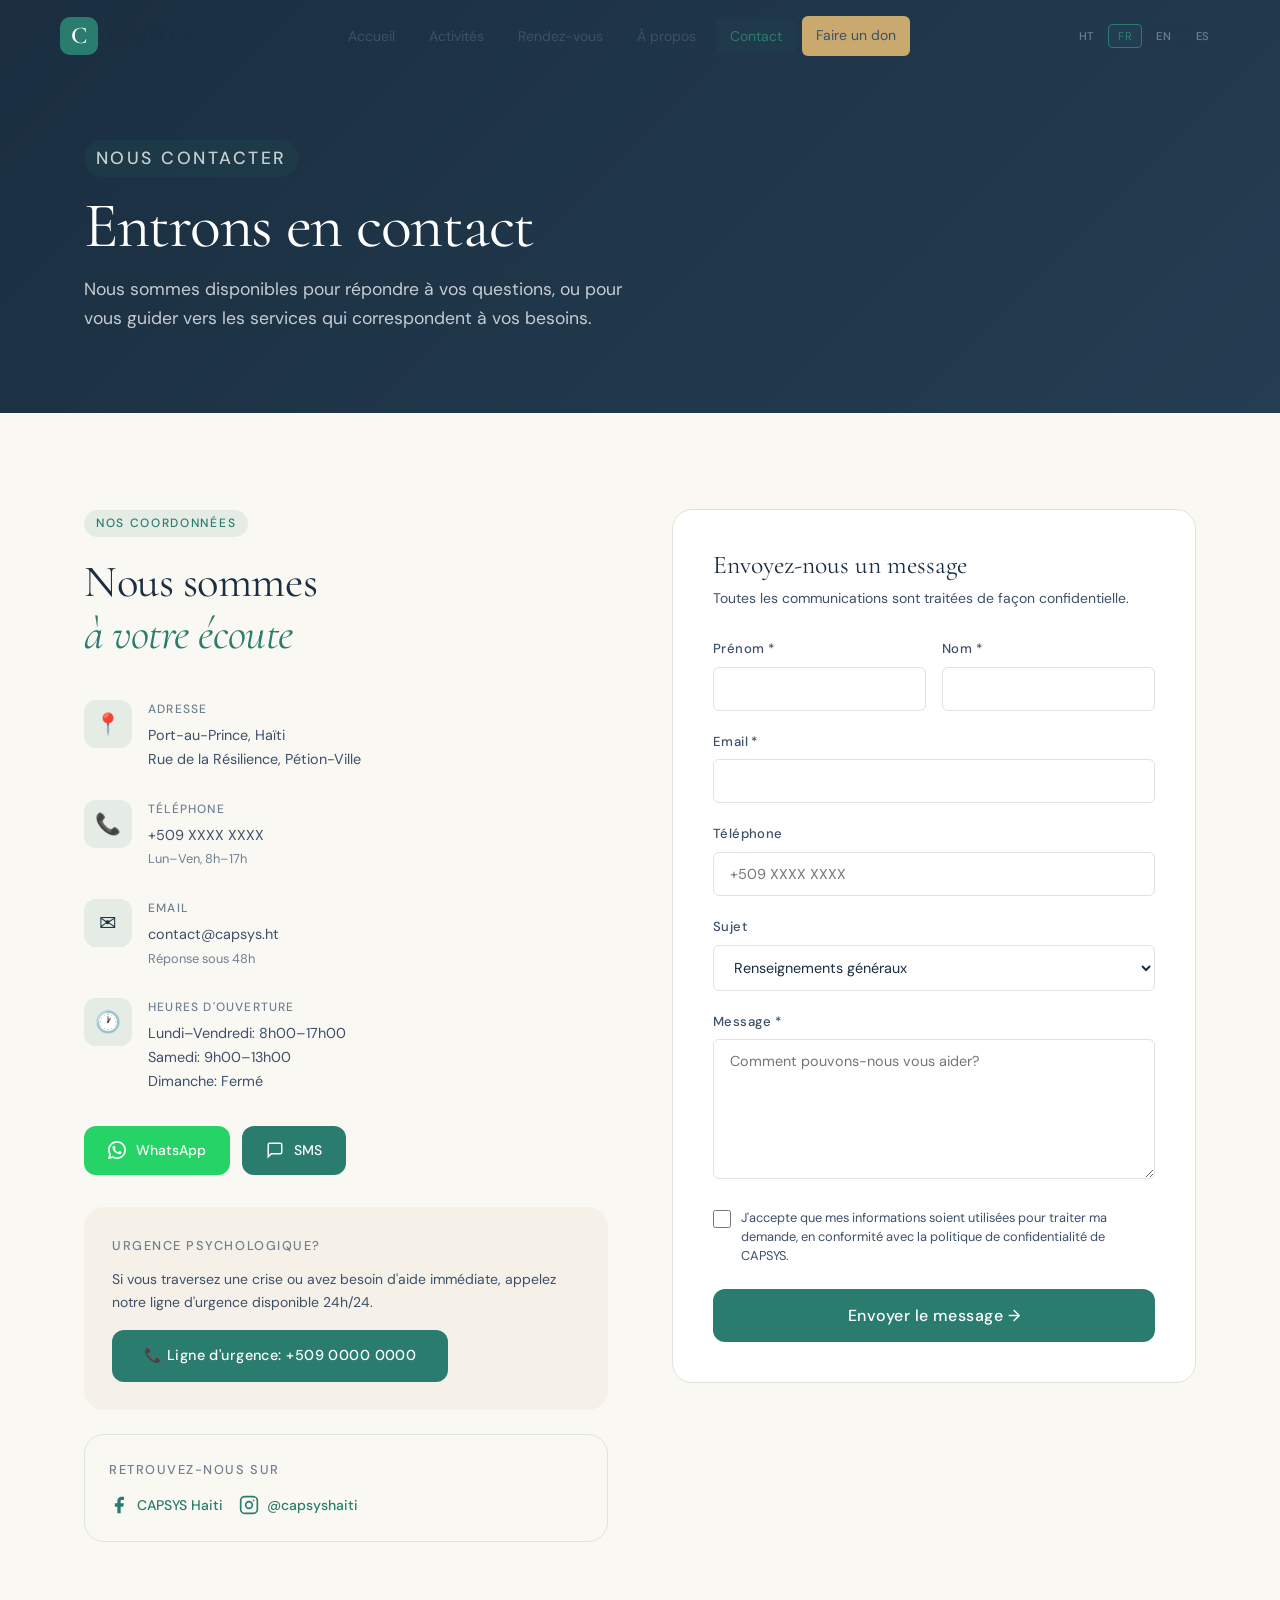
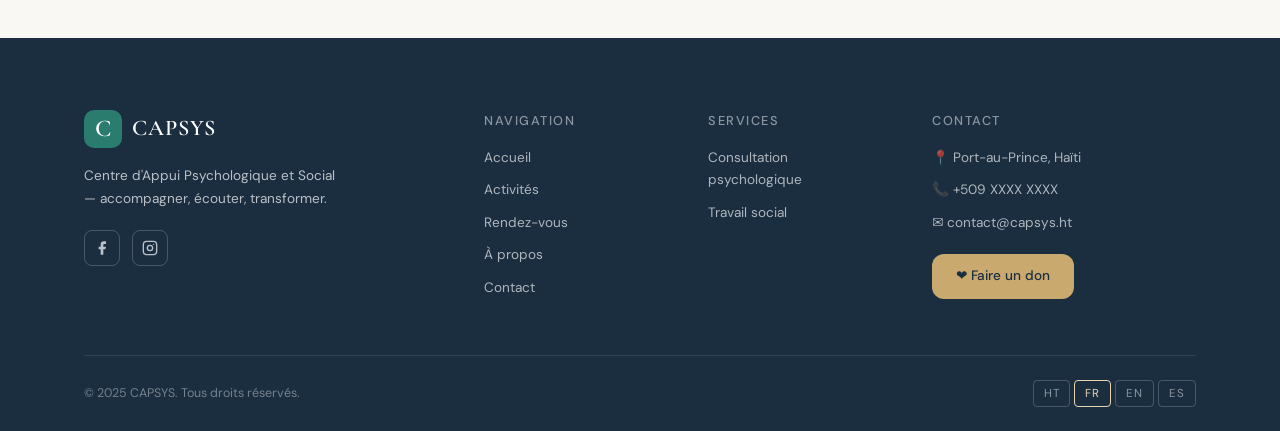
<file: contact.html>
<!DOCTYPE html>
<html lang="fr">
<head>
  <meta charset="UTF-8" />
  <meta name="viewport" content="width=device-width, initial-scale=1.0" />
  <title>Contact – CAPSYS</title>
  <link rel="preconnect" href="https://fonts.googleapis.com" />
  <link rel="preconnect" href="https://fonts.gstatic.com" crossorigin />
  <link href="https://fonts.googleapis.com/css2?family=Cormorant+Garamond:ital,wght@0,300;0,400;0,600;1,300;1,400&family=DM+Sans:wght@300;400;500&display=swap" rel="stylesheet" />
  <link rel="stylesheet" href="style.css" />
</head>
<body data-page="contact">
  <nav class="navbar scrolled" id="navbar">
    <div class="nav-inner">
      <a href="index.html" class="nav-logo"><span class="logo-mark">C</span><span class="logo-text">CAPSYS</span></a>
      <button class="nav-toggle" id="navToggle"><span></span><span></span><span></span></button>
      <ul class="nav-links" id="navLinks">
        <li><a href="index.html" data-i18n="shared.nav.home"></a></li>
        <li><a href="activities.html" data-i18n="shared.nav.activities"></a></li>
        <li><a href="appointments.html" data-i18n="shared.nav.appt"></a></li>
        <li><a href="about.html" data-i18n="shared.nav.about"></a></li>
        <li><a href="contact.html" class="active" data-i18n="shared.nav.contact"></a></li>
        <li><a href="donate.html" class="btn-donate-nav" data-i18n="shared.nav.donate"></a></li>
      </ul>
      <div class="lang-switcher nav-lang">
        <button class="lang-btn" data-lang="ht">HT</button>
        <button class="lang-btn" data-lang="fr">FR</button>
        <button class="lang-btn" data-lang="en">EN</button>
        <button class="lang-btn" data-lang="es">ES</button>
      </div>
    </div>
  </nav>

  <header class="page-header">
    <div class="container">
      <p class="section-tag" data-i18n="contact.header_tag"></p>
      <h1 data-i18n="contact.header_h1"></h1>
      <p data-i18n="contact.header_sub"></p>
    </div>
  </header>

  <section class="section-pad">
    <div class="container">
      <div class="contact-grid">
        <div>
          <p class="section-tag" style="margin-bottom:20px" data-i18n="contact.coord_tag"></p>
          <h2 style="margin-bottom:40px">
            <span data-i18n="contact.coord_h2"></span><br/>
            <em data-i18n="contact.coord_em"></em>
          </h2>

          <div class="contact-info">
            <div class="contact-item">
              <div class="contact-icon">📍</div>
              <div>
                <h5 data-i18n="contact.addr_h"></h5>
                <p id="addrText"></p>
              </div>
            </div>
            <div class="contact-item">
              <div class="contact-icon">📞</div>
              <div>
                <h5 data-i18n="contact.phone_h"></h5>
                <p>+509 XXXX XXXX<br/><span style="font-size:.8rem;color:var(--text-lt)" data-i18n="contact.phone_hours"></span></p>
              </div>
            </div>
            <div class="contact-item">
              <div class="contact-icon">✉️</div>
              <div>
                <h5 data-i18n="contact.email_h"></h5>
                <p>contact@capsys.ht<br/><span style="font-size:.8rem;color:var(--text-lt)" data-i18n="contact.email_delay"></span></p>
              </div>
            </div>
            <div class="contact-item">
              <div class="contact-icon">🕐</div>
              <div>
                <h5 data-i18n="contact.hours_h"></h5>
                <p id="hoursText"></p>
              </div>
            </div>
          </div>

          <!-- WhatsApp + SMS rapide -->
          <div style="margin-top:32px;display:flex;gap:12px;flex-wrap:wrap">
            <a href="https://wa.me/15612613988?text=Bonjour%20CAPSYS%2C%20je%20voudrais%20obtenir%20plus%20d%27informations."
               target="_blank"
               style="display:inline-flex;align-items:center;gap:10px;background:#25D366;color:#fff;padding:13px 24px;border-radius:var(--radius-md);font-size:.875rem;font-weight:500;text-decoration:none;transition:opacity .2s"
               onmouseover="this.style.opacity='.85'" onmouseout="this.style.opacity='1'">
              <svg viewBox="0 0 24 24" width="18" height="18" fill="currentColor"><path d="M17.472 14.382c-.297-.149-1.758-.867-2.03-.967-.273-.099-.471-.148-.67.15-.197.297-.767.966-.94 1.164-.173.199-.347.223-.644.075-.297-.15-1.255-.463-2.39-1.475-.883-.788-1.48-1.761-1.653-2.059-.173-.297-.018-.458.13-.606.134-.133.298-.347.446-.52.149-.174.198-.298.298-.497.099-.198.05-.371-.025-.52-.075-.149-.669-1.612-.916-2.207-.242-.579-.487-.5-.669-.51-.173-.008-.371-.01-.57-.01-.198 0-.52.074-.792.372-.272.297-1.04 1.016-1.04 2.479 0 1.462 1.065 2.875 1.213 3.074.149.198 2.096 3.2 5.077 4.487.709.306 1.262.489 1.694.625.712.227 1.36.195 1.871.118.571-.085 1.758-.719 2.006-1.413.248-.694.248-1.289.173-1.413-.074-.124-.272-.198-.57-.347z"/><path d="M12 0C5.373 0 0 5.373 0 12c0 2.124.554 4.118 1.528 5.845L.057 23.07a.75.75 0 00.916.918l5.347-1.488A11.943 11.943 0 0012 24c6.627 0 12-5.373 12-12S18.627 0 12 0zm0 21.75a9.714 9.714 0 01-4.964-1.364l-.355-.212-3.686 1.026 1.003-3.592-.232-.369A9.713 9.713 0 012.25 12C2.25 6.615 6.615 2.25 12 2.25S21.75 6.615 21.75 12 17.385 21.75 12 21.75z"/></svg>
              WhatsApp
            </a>
            <a href="sms:+15612613988?body=Bonjour%20CAPSYS%2C%20je%20voudrais%20obtenir%20plus%20d%27informations."
               style="display:inline-flex;align-items:center;gap:10px;background:var(--teal);color:#fff;padding:13px 24px;border-radius:var(--radius-md);font-size:.875rem;font-weight:500;text-decoration:none;transition:opacity .2s"
               onmouseover="this.style.opacity='.85'" onmouseout="this.style.opacity='1'">
              <svg viewBox="0 0 24 24" width="18" height="18" fill="none" stroke="currentColor" stroke-width="2"><path d="M21 15a2 2 0 01-2 2H7l-4 4V5a2 2 0 012-2h14a2 2 0 012 2z"/></svg>
              SMS
            </a>
          </div>

          <div style="margin-top:32px;padding:28px;background:var(--cream);border-radius:var(--radius-lg)">
            <h5 style="margin-bottom:12px" data-i18n="contact.urg_h"></h5>
            <p style="font-size:.875rem;color:var(--text-md);margin-bottom:16px" data-i18n="contact.urg_p"></p>
            <a href="tel:+15612613988" class="btn-primary" style="display:inline-flex" data-i18n="contact.urg_btn"></a>
          </div>

          <div style="margin-top:24px;padding:24px;border:1px solid var(--border);border-radius:var(--radius-lg)">
            <h5 style="margin-bottom:14px" data-i18n="contact.social_h"></h5>
            <div style="display:flex;gap:16px">
              <a href="#" style="display:flex;align-items:center;gap:8px;color:var(--teal);font-size:.875rem;font-weight:500"><svg viewBox="0 0 24 24" width="20" height="20" fill="currentColor"><path d="M18 2h-3a5 5 0 00-5 5v3H7v4h3v8h4v-8h3l1-4h-4V7a1 1 0 011-1h3z"/></svg>CAPSYS Haiti</a>
              <a href="#" style="display:flex;align-items:center;gap:8px;color:var(--teal);font-size:.875rem;font-weight:500"><svg viewBox="0 0 24 24" width="20" height="20" fill="none" stroke="currentColor" stroke-width="2"><rect x="2" y="2" width="20" height="20" rx="5"/><circle cx="12" cy="12" r="4"/><circle cx="17.5" cy="6.5" r="1" fill="currentColor" stroke="none"/></svg>@capsyshaiti</a>
            </div>
          </div>
        </div>

        <!-- FORM — Formspree -->
        <div>
          <div class="contact-form-card">
            <h3 style="margin-bottom:8px" data-i18n="contact.form_h3"></h3>
            <p style="color:var(--text-md);font-size:.875rem;margin-bottom:28px" data-i18n="contact.form_sub"></p>

            <!-- SUCCESS MESSAGE (caché par défaut) -->
            <div id="contactSuccess" style="display:none;background:#e8f5e9;border:1px solid #a5d6a7;border-radius:var(--radius-md);padding:24px;text-align:center;margin-bottom:24px">
              <div style="font-size:2.5rem;margin-bottom:10px">✅</div>
              <strong style="display:block;color:#2e7d32;font-size:1rem;margin-bottom:6px">Mesaj ou a resevwa!</strong>
              <p style="color:#388e3c;font-size:.875rem">Nou pral kontakte ou trè vit. Mèsi!</p>
            </div>

            <form id="contactForm"
                  action="https://formspree.io/f/mreoboke"
                  method="POST">

              <!-- Champs cachés pour notifier via WhatsApp/SMS info -->
              <input type="hidden" name="_subject" value="📩 Nouvo mesaj CAPSYS — Contact" />
              <input type="hidden" name="_replyto" id="hidden_email" />

              <div class="form-row">
                <div class="form-group"><label data-i18n="contact.l_fname"></label><input type="text" name="prenom" required /></div>
                <div class="form-group"><label data-i18n="contact.l_lname"></label><input type="text" name="nom" required /></div>
              </div>
              <div class="form-group">
                <label data-i18n="contact.l_email"></label>
                <input type="email" name="email" id="emailField" required
                       oninput="document.getElementById('hidden_email').value=this.value" />
              </div>
              <div class="form-group">
                <label data-i18n="contact.l_phone"></label>
                <input type="tel" name="telephone" placeholder="+509 XXXX XXXX" />
              </div>
              <div class="form-group">
                <label data-i18n="contact.l_subject"></label>
                <select name="sujet" data-i18n-options="contact.sub_opts"></select>
              </div>
              <div class="form-group">
                <label data-i18n="contact.l_msg"></label>
                <textarea name="message" style="min-height:140px" data-i18n="contact.p_msg" required></textarea>
              </div>
              <div style="display:flex;align-items:flex-start;gap:10px;margin-bottom:24px">
                <input type="checkbox" id="privacy" required style="width:18px;height:18px;margin-top:2px;flex-shrink:0;cursor:pointer" />
                <label for="privacy" style="font-size:.8rem;color:var(--text-md);cursor:pointer;line-height:1.5" data-i18n="contact.privacy"></label>
              </div>
              <button type="submit" id="contactBtn" class="btn-primary" style="width:100%;justify-content:center;padding:16px;font-size:1rem" data-i18n="contact.btn_submit"></button>
            </form>
          </div>
        </div>
      </div>
    </div>
  </section>

  <footer class="footer">
    <div class="container">
      <div class="footer-grid">
        <div class="footer-brand"><div class="footer-logo"><span class="logo-mark">C</span><span class="logo-text">CAPSYS</span></div><p data-i18n="shared.footer.tagline"></p><div class="footer-social"><a href="#"><svg viewBox="0 0 24 24" fill="currentColor"><path d="M18 2h-3a5 5 0 00-5 5v3H7v4h3v8h4v-8h3l1-4h-4V7a1 1 0 011-1h3z"/></svg></a><a href="#"><svg viewBox="0 0 24 24" fill="none" stroke="currentColor" stroke-width="2"><rect x="2" y="2" width="20" height="20" rx="5" ry="5"/><circle cx="12" cy="12" r="4"/><circle cx="17.5" cy="6.5" r="1" fill="currentColor" stroke="none"/></svg></a></div></div>
        <div class="footer-col"><h5 data-i18n="shared.footer.nav_col"></h5><ul><li><a href="index.html" data-i18n="shared.nav.home"></a></li><li><a href="activities.html" data-i18n="shared.nav.activities"></a></li><li><a href="appointments.html" data-i18n="shared.nav.appt"></a></li><li><a href="about.html" data-i18n="shared.nav.about"></a></li><li><a href="contact.html" data-i18n="shared.nav.contact"></a></li></ul></div>
        <div class="footer-col"><h5 data-i18n="shared.footer.services"></h5><ul><li><a href="appointments.html" data-i18n="shared.footer.consult"></a></li><li><a href="appointments.html" data-i18n="shared.footer.social"></a></li></ul></div>
        <div class="footer-col"><h5 data-i18n="shared.footer.contact"></h5><ul><li>📍 Port-au-Prince, Haïti</li><li>📞 +509 XXXX XXXX</li><li>✉️ contact@capsys.ht</li></ul><a href="donate.html" class="btn-donate-footer" data-i18n="shared.footer.donate_btn"></a></div>
      </div>
      <div class="footer-bottom"><p data-i18n="shared.footer.copy"></p><div class="lang-switcher"><button class="lang-btn" data-lang="ht">HT</button><button class="lang-btn" data-lang="fr">FR</button><button class="lang-btn" data-lang="en">EN</button><button class="lang-btn" data-lang="es">ES</button></div></div>
    </div>
  </footer>

  <script src="i18n.js"></script>
  <script>
    function applyMultiline() {
      const lang = CAPSYS_LANG.current;
      const T = TRANSLATIONS.contact;
      const addrEl = document.getElementById('addrText');
      if (addrEl) addrEl.innerHTML = T.addr_p[lang].replace('\n','<br/>');
      const hoursEl = document.getElementById('hoursText');
      if (hoursEl) hoursEl.innerHTML = T.hours_p[lang].replace(/\n/g,'<br/>');
    }
    const origApply = CAPSYS_LANG.applyAll.bind(CAPSYS_LANG);
    CAPSYS_LANG.applyAll = function() { origApply(); applyMultiline(); };
  </script>
  <script src="main.js"></script>
  <script>
    applyMultiline();

    // ── Formspree AJAX submit ──
    const contactForm = document.getElementById('contactForm');
    if (contactForm) {
      contactForm.addEventListener('submit', async function(e) {
        e.preventDefault();
        const btn = document.getElementById('contactBtn');
        btn.textContent = '⏳ Ap voye...';
        btn.disabled = true;

        try {
          const res = await fetch(contactForm.action, {
            method: 'POST',
            body: new FormData(contactForm),
            headers: { 'Accept': 'application/json' }
          });

          if (res.ok) {
            // Montre mesaj siksè
            document.getElementById('contactSuccess').style.display = 'block';
            contactForm.reset();
            contactForm.style.display = 'none';

            // Notifikasyon WhatsApp otomatik (ouvri nan nouvo tab)
            const data = Object.fromEntries(new FormData(contactForm));
            const waMsg = encodeURIComponent(
              '📩 Nouvo mesaj CAPSYS!\n' +
              'Non: ' + (document.querySelector('[name=prenom]').value || '') + ' ' + (document.querySelector('[name=nom]').value || '') + '\n' +
              'Tel: ' + (document.querySelector('[name=telephone]').value || 'N/A') + '\n' +
              'Sujet: ' + (document.querySelector('[name=sujet]')?.value || 'N/A')
            );
            // Silently pre-fill WhatsApp (user can send manually if needed)
            window._lastContactWA = 'https://wa.me/15612613988?text=' + waMsg;
          } else {
            btn.textContent = '❌ Erè — Eseye ankò';
            btn.disabled = false;
          }
        } catch(err) {
          btn.textContent = '❌ Erè — Eseye ankò';
          btn.disabled = false;
        }
      });
    }
  </script>
</body>
</html>
</file>
<file: style.css>
/* ============================================================
   CAPSYS — Global Stylesheet
   Aesthetic: Refined editorial, warm-coastal calm
   Fonts: Cormorant Garamond (display) + DM Sans (body)
   ============================================================ */

:root {
  --navy:    #1a2e40;
  --teal:    #2a7d6e;
  --teal-lt: #3aa08e;
  --sage:    #7dab8e;
  --sage-lt: #c2dcc8;
  --cream:   #f5f0e8;
  --ivory:   #faf8f3;
  --gold:    #c9a96e;
  --gold-lt: #e8d4b0;
  --white:   #ffffff;
  --text:    #1a2e40;
  --text-md: #3d5068;
  --text-lt: #6e8091;
  --border:  #dde4dd;

  --font-disp: 'Cormorant Garamond', Georgia, serif;
  --font-body: 'DM Sans', system-ui, sans-serif;

  --radius-sm: 6px;
  --radius-md: 12px;
  --radius-lg: 20px;

  --shadow-sm: 0 2px 12px rgba(26,46,64,.07);
  --shadow-md: 0 8px 32px rgba(26,46,64,.12);
  --shadow-lg: 0 20px 60px rgba(26,46,64,.16);

  --transition: .25s ease;
}

*, *::before, *::after { box-sizing: border-box; margin: 0; padding: 0; }

html { scroll-behavior: smooth; font-size: 16px; }

body {
  font-family: var(--font-body);
  color: var(--text);
  background: var(--ivory);
  line-height: 1.65;
  -webkit-font-smoothing: antialiased;
}

img { max-width: 100%; display: block; }
a { text-decoration: none; color: inherit; }
ul { list-style: none; }
button { cursor: pointer; font-family: var(--font-body); }

.container { max-width: 1160px; margin: 0 auto; padding: 0 24px; }
.section-pad { padding: 96px 0; }
.bg-soft { background: var(--cream); }

/* ── TYPOGRAPHY ── */
h1, h2, h3 { font-family: var(--font-disp); font-weight: 400; line-height: 1.15; }
h1 { font-size: clamp(2.6rem, 5vw, 4.2rem); letter-spacing: -.02em; }
h2 { font-size: clamp(2rem, 3.5vw, 3rem); letter-spacing: -.01em; }
h3 { font-size: 1.6rem; }
h4 { font-family: var(--font-disp); font-size: 1.3rem; font-weight: 600; }
h5 { font-size: .8rem; font-weight: 500; letter-spacing: .12em; text-transform: uppercase; color: var(--text-lt); margin-bottom: 16px; }

em { font-style: italic; color: var(--teal); }

.section-header { margin-bottom: 56px; }
.section-header.center { text-align: center; }
.section-header.flex-between { display: flex; align-items: flex-end; justify-content: space-between; gap: 24px; flex-wrap: wrap; }

.section-tag {
  display: inline-block;
  font-size: .75rem;
  font-weight: 500;
  letter-spacing: .14em;
  text-transform: uppercase;
  color: var(--teal);
  margin-bottom: 12px;
  padding: 4px 12px;
  background: rgba(42,125,110,.1);
  border-radius: 99px;
}

/* ── BUTTONS ── */
.btn-primary {
  display: inline-flex; align-items: center; gap: 8px;
  background: var(--teal);
  color: var(--white);
  padding: 14px 32px;
  border-radius: var(--radius-md);
  font-size: .9rem;
  font-weight: 500;
  letter-spacing: .03em;
  transition: background var(--transition), transform var(--transition), box-shadow var(--transition);
  border: none;
}
.btn-primary:hover { background: var(--teal-lt); transform: translateY(-2px); box-shadow: 0 8px 24px rgba(42,125,110,.3); }

.btn-ghost {
  display: inline-flex; align-items: center;
  color: var(--white);
  padding: 14px 32px;
  border-radius: var(--radius-md);
  border: 1.5px solid rgba(255,255,255,.45);
  font-size: .9rem;
  font-weight: 400;
  letter-spacing: .03em;
  transition: border-color var(--transition), background var(--transition);
}
.btn-ghost:hover { background: rgba(255,255,255,.1); border-color: rgba(255,255,255,.75); }

.btn-outline {
  display: inline-flex; align-items: center;
  color: var(--teal);
  padding: 12px 28px;
  border-radius: var(--radius-md);
  border: 1.5px solid var(--teal);
  font-size: .85rem;
  font-weight: 500;
  transition: background var(--transition), color var(--transition);
  white-space: nowrap;
}
.btn-outline:hover { background: var(--teal); color: var(--white); }

.btn-donate-nav {
  display: inline-flex; align-items: center;
  background: var(--gold);
  color: var(--navy);
  padding: 10px 22px;
  border-radius: var(--radius-md);
  font-size: .85rem;
  font-weight: 500;
  transition: background var(--transition), transform var(--transition);
}
.btn-donate-nav:hover { background: var(--gold-lt); transform: translateY(-1px); }

.btn-donate-large {
  display: inline-flex; align-items: center;
  background: var(--gold);
  color: var(--navy);
  padding: 18px 40px;
  border-radius: var(--radius-md);
  font-size: 1rem;
  font-weight: 500;
  white-space: nowrap;
  transition: background var(--transition), transform var(--transition), box-shadow var(--transition);
}
.btn-donate-large:hover { background: var(--gold-lt); transform: translateY(-2px); box-shadow: 0 8px 28px rgba(201,169,110,.4); }

.btn-donate-footer {
  display: inline-flex; align-items: center; gap: 6px;
  background: var(--gold);
  color: var(--navy);
  padding: 11px 24px;
  border-radius: var(--radius-md);
  font-size: .85rem;
  font-weight: 500;
  margin-top: 20px;
  transition: background var(--transition);
}
.btn-donate-footer:hover { background: var(--gold-lt); }

/* ── NAVBAR ── */
.navbar {
  position: fixed; top: 0; left: 0; right: 0; z-index: 1000;
  padding: 0 24px;
  transition: background var(--transition), box-shadow var(--transition), padding var(--transition);
}
.navbar.scrolled {
  background: rgba(250,248,243,.96);
  backdrop-filter: blur(12px);
  box-shadow: 0 1px 0 var(--border);
  padding-top: 0;
}

.nav-inner {
  max-width: 1160px; margin: 0 auto;
  display: flex; align-items: center; justify-content: space-between;
  height: 72px;
}

.nav-logo {
  display: flex; align-items: center; gap: 10px;
  text-decoration: none;
}
.logo-mark {
  width: 38px; height: 38px;
  background: var(--teal);
  color: var(--white);
  border-radius: 10px;
  display: flex; align-items: center; justify-content: center;
  font-family: var(--font-disp);
  font-size: 1.5rem;
  font-weight: 600;
  line-height: 1;
  flex-shrink: 0;
}
.logo-text {
  font-family: var(--font-disp);
  font-size: 1.4rem;
  font-weight: 600;
  color: var(--navy);
  letter-spacing: .04em;
}

.nav-links {
  display: flex; align-items: center; gap: 6px;
}
.nav-links li a {
  font-size: .875rem;
  font-weight: 400;
  color: var(--text-md);
  padding: 8px 14px;
  border-radius: var(--radius-sm);
  transition: color var(--transition), background var(--transition);
}
.nav-links li a:hover, .nav-links li a.active {
  color: var(--teal);
  background: rgba(42,125,110,.07);
}

.nav-toggle {
  display: none; flex-direction: column; gap: 5px;
  background: none; border: none; padding: 8px;
}
.nav-toggle span {
  display: block; width: 22px; height: 2px;
  background: var(--navy); border-radius: 2px;
  transition: transform var(--transition), opacity var(--transition);
}

/* Hero page: white nav links */
body.hero-page .navbar:not(.scrolled) .nav-links li a { color: rgba(255,255,255,.85); }
body.hero-page .navbar:not(.scrolled) .nav-links li a:hover { color: #fff; background: rgba(255,255,255,.12); }
body.hero-page .navbar:not(.scrolled) .logo-text { color: #fff; }

/* ── HERO ── */
.hero {
  position: relative;
  min-height: 100vh;
  display: flex; align-items: center;
  overflow: hidden;
  color: #fff;
}

.hero-bg {
  position: absolute; inset: 0;
  background-image: url('nati.jpg');
  background-size: cover;
  background-position: center 30%;
  transform: scale(1.05);
  animation: heroZoom 14s ease-out forwards;
}
@keyframes heroZoom { to { transform: scale(1); } }

.hero-overlay {
  position: absolute; inset: 0;
  background: linear-gradient(135deg, rgba(26,46,64,.78) 0%, rgba(26,46,64,.45) 60%, rgba(42,125,110,.25) 100%);
}

.hero-content {
  position: relative; z-index: 2;
  max-width: 700px;
  padding: 0 40px;
  margin-left: max(40px, calc(50vw - 540px));
  animation: heroFade .9s ease both;
}
@keyframes heroFade { from { opacity: 0; transform: translateY(28px); } to { opacity: 1; transform: none; } }

.hero-eyebrow {
  font-size: .78rem; letter-spacing: .18em;
  text-transform: uppercase; font-weight: 400;
  color: rgba(255,255,255,.75);
  margin-bottom: 20px;
}

.hero-title { color: #fff; margin-bottom: 24px; }
.hero-title em { color: var(--gold-lt); font-style: italic; }

.hero-sub {
  font-size: 1.1rem; font-weight: 300;
  color: rgba(255,255,255,.85);
  max-width: 520px;
  line-height: 1.7;
  margin-bottom: 40px;
}

.hero-actions { display: flex; gap: 16px; flex-wrap: wrap; }

.hero-scroll-hint {
  position: absolute; bottom: 40px; left: 50%;
  transform: translateX(-50%);
  display: flex; flex-direction: column; align-items: center; gap: 12px;
  color: rgba(255,255,255,.6);
  font-size: .7rem; letter-spacing: .15em; text-transform: uppercase;
  z-index: 2;
}
.scroll-line {
  width: 1px; height: 48px;
  background: linear-gradient(to bottom, rgba(255,255,255,.6), transparent);
  animation: scrollPulse 2s ease-in-out infinite;
}
@keyframes scrollPulse { 0%,100% { opacity: .4; } 50% { opacity: 1; } }

/* ── STATS BAND ── */
.stats-band {
  background: var(--navy);
  padding: 40px 0;
}
.stats-inner {
  max-width: 1160px; margin: 0 auto; padding: 0 24px;
  display: flex; align-items: center; justify-content: center;
  gap: 0; flex-wrap: wrap;
}
.stat-item {
  flex: 1; min-width: 160px;
  display: flex; flex-direction: column; align-items: center;
  gap: 6px; padding: 16px 24px;
  text-align: center;
}
.stat-item strong {
  font-family: var(--font-disp);
  font-size: 2.4rem;
  font-weight: 300;
  color: var(--gold-lt);
  line-height: 1;
}
.stat-item span { font-size: .8rem; color: rgba(255,255,255,.65); letter-spacing: .04em; }
.stat-divider { width: 1px; height: 48px; background: rgba(255,255,255,.15); }

/* ── SERVICES ── */
.services-grid {
  display: grid;
  grid-template-columns: repeat(auto-fit, minmax(280px, 1fr));
  gap: 24px;
}
.service-card {
  background: var(--white);
  border: 1px solid var(--border);
  border-radius: var(--radius-lg);
  padding: 40px 32px;
  transition: transform var(--transition), box-shadow var(--transition);
}
.service-card:hover { transform: translateY(-6px); box-shadow: var(--shadow-md); }
.service-card--accent {
  background: var(--teal);
  border-color: var(--teal);
  color: var(--white);
}
.service-card--accent p { color: rgba(255,255,255,.8); }
.service-card--accent .service-link { color: var(--gold-lt); }

.service-icon {
  width: 52px; height: 52px;
  color: var(--teal);
  margin-bottom: 24px;
}
.service-card--accent .service-icon { color: rgba(255,255,255,.9); }
.service-icon svg { width: 100%; height: 100%; }

.service-card h3 { margin-bottom: 14px; }
.service-card p { color: var(--text-md); font-size: .9rem; margin-bottom: 24px; line-height: 1.7; }

.service-link {
  font-size: .85rem;
  font-weight: 500;
  color: var(--teal);
  letter-spacing: .02em;
  transition: color var(--transition);
}
.service-link:hover { color: var(--teal-lt); }

/* ── ACTIVITIES PREVIEW ── */
.activities-grid {
  display: grid;
  grid-template-columns: repeat(auto-fit, minmax(300px, 1fr));
  gap: 24px;
}
.activity-card {
  background: var(--white);
  border-radius: var(--radius-lg);
  overflow: hidden;
  border: 1px solid var(--border);
  transition: transform var(--transition), box-shadow var(--transition);
  display: block;
}
.activity-card:hover { transform: translateY(-6px); box-shadow: var(--shadow-md); }

.activity-img {
  height: 200px;
  background-size: cover;
  background-position: center;
  transition: transform .4s ease;
}
.activity-card:hover .activity-img { transform: scale(1.04); }

.activity-body {
  padding: 24px;
}
.activity-tag {
  display: inline-block;
  font-size: .7rem;
  font-weight: 500;
  letter-spacing: .1em;
  text-transform: uppercase;
  color: var(--teal);
  background: rgba(42,125,110,.1);
  padding: 4px 10px;
  border-radius: 99px;
  margin-bottom: 12px;
}
.activity-body h4 { margin-bottom: 8px; font-size: 1.2rem; }
.activity-body p { font-size: .875rem; color: var(--text-md); margin-bottom: 16px; }
.activity-date { font-size: .75rem; color: var(--text-lt); letter-spacing: .03em; }

/* ── TESTIMONIALS ── */
.testimonials-grid {
  display: grid;
  grid-template-columns: repeat(auto-fit, minmax(280px, 1fr));
  gap: 24px;
}
.testimonial-card {
  background: var(--white);
  border: 1px solid var(--border);
  border-radius: var(--radius-lg);
  padding: 36px 32px;
  position: relative;
}
.testimonial-card--accent {
  background: var(--navy);
  border-color: var(--navy);
  color: var(--white);
}
.testimonial-card--accent p { color: rgba(255,255,255,.8); }
.testimonial-card--accent .testi-quote { color: var(--gold-lt); }
.testimonial-card--accent .testi-author strong { color: #fff; }
.testimonial-card--accent .testi-author span { color: rgba(255,255,255,.55); }

.testi-quote {
  font-family: var(--font-disp);
  font-size: 5rem;
  line-height: .5;
  color: var(--sage-lt);
  margin-bottom: 16px;
  display: block;
}
.testimonial-card p { font-size: .9rem; line-height: 1.7; color: var(--text-md); margin-bottom: 28px; font-style: italic; }

.testi-author { display: flex; align-items: center; gap: 14px; }
.testi-avatar {
  width: 42px; height: 42px;
  border-radius: 50%;
  background: var(--sage-lt);
  color: var(--teal);
  display: flex; align-items: center; justify-content: center;
  font-weight: 600; font-size: .95rem;
  flex-shrink: 0;
}
.testi-author strong { display: block; font-size: .875rem; font-weight: 500; }
.testi-author span { font-size: .78rem; color: var(--text-lt); }

/* ── DONATE BANNER ── */
.donate-banner {
  background: linear-gradient(135deg, var(--teal) 0%, var(--navy) 100%);
  padding: 80px 0;
  color: #fff;
}
.donate-banner-inner {
  display: flex; align-items: center; justify-content: space-between;
  gap: 40px; flex-wrap: wrap;
}
.donate-banner-text h2 { color: #fff; margin-bottom: 12px; }
.donate-banner-text p { color: rgba(255,255,255,.75); max-width: 500px; }

/* ── PAGE HEADERS (inner pages) ── */
.page-header {
  background: linear-gradient(135deg, var(--navy) 0%, #253d52 100%);
  padding: 140px 0 80px;
  color: #fff;
}
.page-header h1 { color: #fff; margin-bottom: 12px; }
.page-header p { color: rgba(255,255,255,.75); font-size: 1.1rem; max-width: 540px; }

/* ── ACTIVITIES PAGE ── */
.activities-full-grid {
  display: grid;
  grid-template-columns: repeat(auto-fill, minmax(320px, 1fr));
  gap: 28px;
  margin-top: 40px;
}
.filter-bar {
  display: flex; gap: 10px; flex-wrap: wrap; margin-bottom: 40px;
}
.filter-btn {
  background: none; border: 1.5px solid var(--border);
  padding: 8px 20px; border-radius: 99px;
  font-size: .8rem; font-weight: 500;
  color: var(--text-md); cursor: pointer;
  transition: all var(--transition);
}
.filter-btn:hover, .filter-btn.active {
  background: var(--teal); border-color: var(--teal); color: #fff;
}

/* ── ACTIVITY DETAIL ── */
.detail-grid {
  display: grid;
  grid-template-columns: 1fr 360px;
  gap: 48px;
  align-items: start;
}
.detail-img {
  width: 100%; height: 400px;
  object-fit: cover;
  border-radius: var(--radius-lg);
  margin-bottom: 32px;
}
.detail-sidebar {
  position: sticky; top: 100px;
  background: var(--white);
  border: 1px solid var(--border);
  border-radius: var(--radius-lg);
  padding: 32px;
}
.detail-meta { display: flex; flex-direction: column; gap: 16px; margin-bottom: 28px; }
.detail-meta-item {
  display: flex; gap: 12px; align-items: flex-start;
}
.detail-meta-icon { font-size: 1.2rem; flex-shrink: 0; }
.detail-meta-item p { font-size: .875rem; color: var(--text-md); }
.detail-meta-item strong { display: block; font-size: .75rem; color: var(--text-lt); letter-spacing: .06em; text-transform: uppercase; margin-bottom: 2px; }

/* ── APPOINTMENTS ── */
.appt-grid {
  display: grid;
  grid-template-columns: 1fr 1fr;
  gap: 48px;
  align-items: start;
}
.type-selector {
  display: grid; grid-template-columns: 1fr 1fr; gap: 16px;
  margin-bottom: 32px;
}
.type-card {
  border: 2px solid var(--border);
  border-radius: var(--radius-md);
  padding: 20px;
  cursor: pointer;
  transition: all var(--transition);
  text-align: center;
}
.type-card:hover { border-color: var(--teal); }
.type-card.selected { border-color: var(--teal); background: rgba(42,125,110,.06); }
.type-card .type-icon { font-size: 2rem; margin-bottom: 8px; }
.type-card strong { display: block; font-size: .9rem; color: var(--navy); }
.type-card span { font-size: .78rem; color: var(--text-lt); }

.form-group { margin-bottom: 20px; }
.form-group label {
  display: block; margin-bottom: 7px;
  font-size: .82rem; font-weight: 500;
  color: var(--text-md); letter-spacing: .03em;
}
.form-group input,
.form-group select,
.form-group textarea {
  width: 100%;
  padding: 12px 16px;
  border: 1.5px solid var(--border);
  border-radius: var(--radius-sm);
  font-family: var(--font-body);
  font-size: .9rem;
  color: var(--text);
  background: var(--white);
  transition: border-color var(--transition), box-shadow var(--transition);
  outline: none;
}
.form-group input:focus,
.form-group select:focus,
.form-group textarea:focus {
  border-color: var(--teal);
  box-shadow: 0 0 0 3px rgba(42,125,110,.1);
}
.form-group textarea { resize: vertical; min-height: 100px; }

.form-row { display: grid; grid-template-columns: 1fr 1fr; gap: 16px; }

.payment-methods { display: flex; gap: 12px; flex-wrap: wrap; margin-bottom: 24px; }
.pay-method {
  display: flex; align-items: center; gap: 8px;
  border: 1.5px solid var(--border);
  border-radius: var(--radius-sm);
  padding: 10px 16px;
  cursor: pointer; font-size: .85rem;
  transition: all var(--transition);
}
.pay-method:hover { border-color: var(--teal); }
.pay-method.selected { border-color: var(--teal); background: rgba(42,125,110,.06); color: var(--teal); font-weight: 500; }
.pay-method svg { width: 20px; height: 20px; }

.price-tag {
  display: flex; align-items: baseline; gap: 6px;
  font-family: var(--font-disp);
  margin-bottom: 24px;
}
.price-tag span:first-child { font-size: 2.4rem; color: var(--teal); }
.price-tag span:last-child { font-size: .9rem; color: var(--text-lt); }

/* ── ABOUT PAGE ── */
.mission-vision-grid {
  display: grid; grid-template-columns: 1fr 1fr; gap: 32px;
}
.mv-card {
  background: var(--white);
  border: 1px solid var(--border);
  border-radius: var(--radius-lg);
  padding: 40px;
}
.mv-card.accent { background: var(--teal); color: #fff; border-color: var(--teal); }
.mv-card.accent p { color: rgba(255,255,255,.8); }
.mv-card.accent h3 { color: #fff; }
.mv-icon { font-size: 2.4rem; margin-bottom: 20px; }
.mv-card h3 { margin-bottom: 14px; }
.mv-card p { color: var(--text-md); line-height: 1.75; font-size: .9rem; }

.team-grid {
  display: grid;
  grid-template-columns: repeat(auto-fill, minmax(240px, 1fr));
  gap: 28px;
  margin-top: 48px;
}
.team-card {
  background: var(--white);
  border: 1px solid var(--border);
  border-radius: var(--radius-lg);
  overflow: hidden;
  transition: transform var(--transition), box-shadow var(--transition);
}
.team-card:hover { transform: translateY(-4px); box-shadow: var(--shadow-sm); }
.team-avatar {
  height: 200px;
  background: var(--sage-lt);
  display: flex; align-items: center; justify-content: center;
  font-family: var(--font-disp);
  font-size: 4rem;
  font-weight: 300;
  color: var(--teal);
}
.team-body { padding: 24px; }
.team-body h4 { margin-bottom: 4px; font-size: 1.1rem; }
.team-role { font-size: .78rem; color: var(--teal); font-weight: 500; letter-spacing: .06em; text-transform: uppercase; margin-bottom: 10px; display: block; }
.team-body p { font-size: .85rem; color: var(--text-md); }

/* ── CONTACT PAGE ── */
.contact-grid { display: grid; grid-template-columns: 1fr 1fr; gap: 64px; align-items: start; }
.contact-info { display: flex; flex-direction: column; gap: 28px; }
.contact-item { display: flex; gap: 16px; align-items: flex-start; }
.contact-icon {
  width: 48px; height: 48px; flex-shrink: 0;
  background: rgba(42,125,110,.1);
  border-radius: var(--radius-md);
  display: flex; align-items: center; justify-content: center;
  font-size: 1.3rem;
}
.contact-item h5 { font-size: .75rem; color: var(--text-lt); letter-spacing: .1em; text-transform: uppercase; margin-bottom: 4px; }
.contact-item p { font-size: .9rem; color: var(--text-md); }

.contact-form-card {
  background: var(--white);
  border: 1px solid var(--border);
  border-radius: var(--radius-lg);
  padding: 40px;
}

/* ── DONATE PAGE ── */
.donate-grid { display: grid; grid-template-columns: 1fr 1fr; gap: 64px; align-items: start; }
.amount-selector { display: grid; grid-template-columns: repeat(3, 1fr); gap: 12px; margin-bottom: 20px; }
.amount-btn {
  border: 2px solid var(--border);
  background: none;
  border-radius: var(--radius-sm);
  padding: 14px;
  font-family: var(--font-disp);
  font-size: 1.4rem;
  color: var(--navy);
  transition: all var(--transition);
  cursor: pointer;
}
.amount-btn:hover { border-color: var(--teal); }
.amount-btn.active { border-color: var(--teal); background: rgba(42,125,110,.08); color: var(--teal); }

.donate-impact { display: flex; flex-direction: column; gap: 20px; }
.impact-item {
  display: flex; gap: 16px; align-items: flex-start;
  padding: 20px;
  background: var(--white);
  border: 1px solid var(--border);
  border-radius: var(--radius-md);
}
.impact-amount {
  font-family: var(--font-disp);
  font-size: 1.6rem;
  color: var(--teal);
  font-weight: 400;
  min-width: 70px;
}
.impact-desc strong { display: block; font-size: .875rem; margin-bottom: 3px; }
.impact-desc span { font-size: .8rem; color: var(--text-lt); }

/* ── FOOTER ── */
.footer {
  background: var(--navy);
  color: rgba(255,255,255,.7);
  padding: 72px 0 0;
}
.footer-grid {
  display: grid;
  grid-template-columns: 2fr 1fr 1fr 1.5fr;
  gap: 48px;
  padding-bottom: 56px;
  border-bottom: 1px solid rgba(255,255,255,.1);
}
.footer-brand .footer-logo { display: flex; align-items: center; gap: 10px; margin-bottom: 16px; }
.footer-brand .logo-text { color: #fff; }
.footer-brand p { font-size: .85rem; line-height: 1.7; max-width: 260px; }

.footer-social { display: flex; gap: 12px; margin-top: 20px; }
.footer-social a {
  width: 36px; height: 36px;
  border: 1px solid rgba(255,255,255,.2);
  border-radius: 8px;
  display: flex; align-items: center; justify-content: center;
  color: rgba(255,255,255,.7);
  transition: border-color var(--transition), color var(--transition);
}
.footer-social a:hover { border-color: var(--gold-lt); color: var(--gold-lt); }
.footer-social svg { width: 16px; height: 16px; }

.footer-col h5 { color: rgba(255,255,255,.5); }
.footer-col ul { display: flex; flex-direction: column; gap: 10px; }
.footer-col ul li a, .footer-col ul li {
  font-size: .85rem; color: rgba(255,255,255,.65);
  transition: color var(--transition);
}
.footer-col ul li a:hover { color: #fff; }

.footer-bottom {
  display: flex; justify-content: space-between; align-items: center;
  padding: 24px 0;
  flex-wrap: wrap; gap: 16px;
}
.footer-bottom p { font-size: .78rem; color: rgba(255,255,255,.4); }

.lang-switcher { display: flex; gap: 4px; }
.lang-btn {
  background: none; border: 1px solid rgba(255,255,255,.2);
  color: rgba(255,255,255,.5);
  padding: 5px 10px; border-radius: 4px;
  font-size: .72rem; letter-spacing: .08em;
  transition: all var(--transition);
}
.lang-btn:hover, .lang-btn.active { border-color: var(--gold-lt); color: var(--gold-lt); }

/* ── NOTIFICATION TOAST ── */
.toast {
  position: fixed; bottom: 24px; right: 24px;
  background: var(--teal);
  color: #fff;
  padding: 14px 22px;
  border-radius: var(--radius-md);
  font-size: .875rem;
  font-weight: 500;
  box-shadow: var(--shadow-md);
  z-index: 9999;
  transform: translateY(80px); opacity: 0;
  transition: all .35s cubic-bezier(.34,1.56,.64,1);
}
.toast.show { transform: none; opacity: 1; }

/* ── CONFIRMATION MODAL ── */
.modal-overlay {
  position: fixed; inset: 0; z-index: 2000;
  background: rgba(26,46,64,.6);
  display: flex; align-items: center; justify-content: center;
  opacity: 0; pointer-events: none; transition: opacity var(--transition);
  backdrop-filter: blur(4px);
}
.modal-overlay.open { opacity: 1; pointer-events: all; }
.modal-box {
  background: var(--white);
  border-radius: var(--radius-lg);
  padding: 48px;
  max-width: 440px; width: 90%;
  text-align: center;
  transform: scale(.9); transition: transform .3s cubic-bezier(.34,1.56,.64,1);
}
.modal-overlay.open .modal-box { transform: scale(1); }
.modal-icon { font-size: 3rem; margin-bottom: 20px; }
.modal-box h3 { margin-bottom: 12px; }
.modal-box p { color: var(--text-md); margin-bottom: 28px; font-size: .9rem; }

/* ── RESPONSIVE ── */
@media (max-width: 1024px) {
  .detail-grid, .appt-grid, .contact-grid, .donate-grid { grid-template-columns: 1fr; }
  .footer-grid { grid-template-columns: 1fr 1fr; }
  .mission-vision-grid { grid-template-columns: 1fr; }
}

@media (max-width: 768px) {
  .section-pad { padding: 64px 0; }

  .nav-links {
    display: none; flex-direction: column;
    position: absolute; top: 72px; left: 0; right: 0;
    background: var(--ivory);
    border-bottom: 1px solid var(--border);
    padding: 16px;
    gap: 4px;
    box-shadow: var(--shadow-md);
  }
  .nav-links.open { display: flex; }
  .nav-links li a { padding: 12px 16px; }
  .nav-toggle { display: flex; }

  .hero-content { padding: 0 24px; margin-left: 0; }
  .stats-inner { flex-direction: column; }
  .stat-divider { width: 60px; height: 1px; }

  .section-header.flex-between { flex-direction: column; align-items: flex-start; }
  .donate-banner-inner { flex-direction: column; }
  .footer-grid { grid-template-columns: 1fr; gap: 32px; }
  .footer-bottom { flex-direction: column; align-items: flex-start; }

  .type-selector { grid-template-columns: 1fr; }
  .form-row { grid-template-columns: 1fr; }
  .amount-selector { grid-template-columns: repeat(3, 1fr); }
}

@media (max-width: 480px) {
  h1 { font-size: 2.2rem; }
  h2 { font-size: 1.8rem; }
  .hero-actions { flex-direction: column; }
  .amount-selector { grid-template-columns: repeat(2, 1fr); }
}

/* ── NAV LANGUAGE SWITCHER (in navbar) ── */
.nav-lang { display: flex; gap: 4px; margin-left: 16px; }
.nav-lang .lang-btn {
  background: none;
  border: 1px solid rgba(26,46,64,.2);
  color: var(--text-lt);
  padding: 4px 9px;
  border-radius: 4px;
  font-size: .7rem;
  letter-spacing: .06em;
  font-weight: 500;
  transition: all var(--transition);
}
.nav-lang .lang-btn:hover,
.nav-lang .lang-btn.active {
  border-color: var(--teal);
  color: var(--teal);
  background: rgba(42,125,110,.08);

body.hero-page .navbar:not(.scrolled) .nav-lang .lang-btn {
  border-color: rgba(255,255,255,.3);
  color: rgba(255,255,255,.7);
}
body.hero-page .navbar:not(.scrolled) .nav-lang .lang-btn:hover,
body.hero-page .navbar:not(.scrolled) .nav-lang .lang-btn.active {
  border-color: var(--gold-lt);
  color: var(--gold-lt);
}
@media (max-width: 768px) { .nav-lang { display: none; } }

/* ── HERO BG: Port-au-Prince / Haitian scene ── */
.hero-bg {
  background-image: url('nati.jpg');
  background-position: center 40%;
}
</file>
